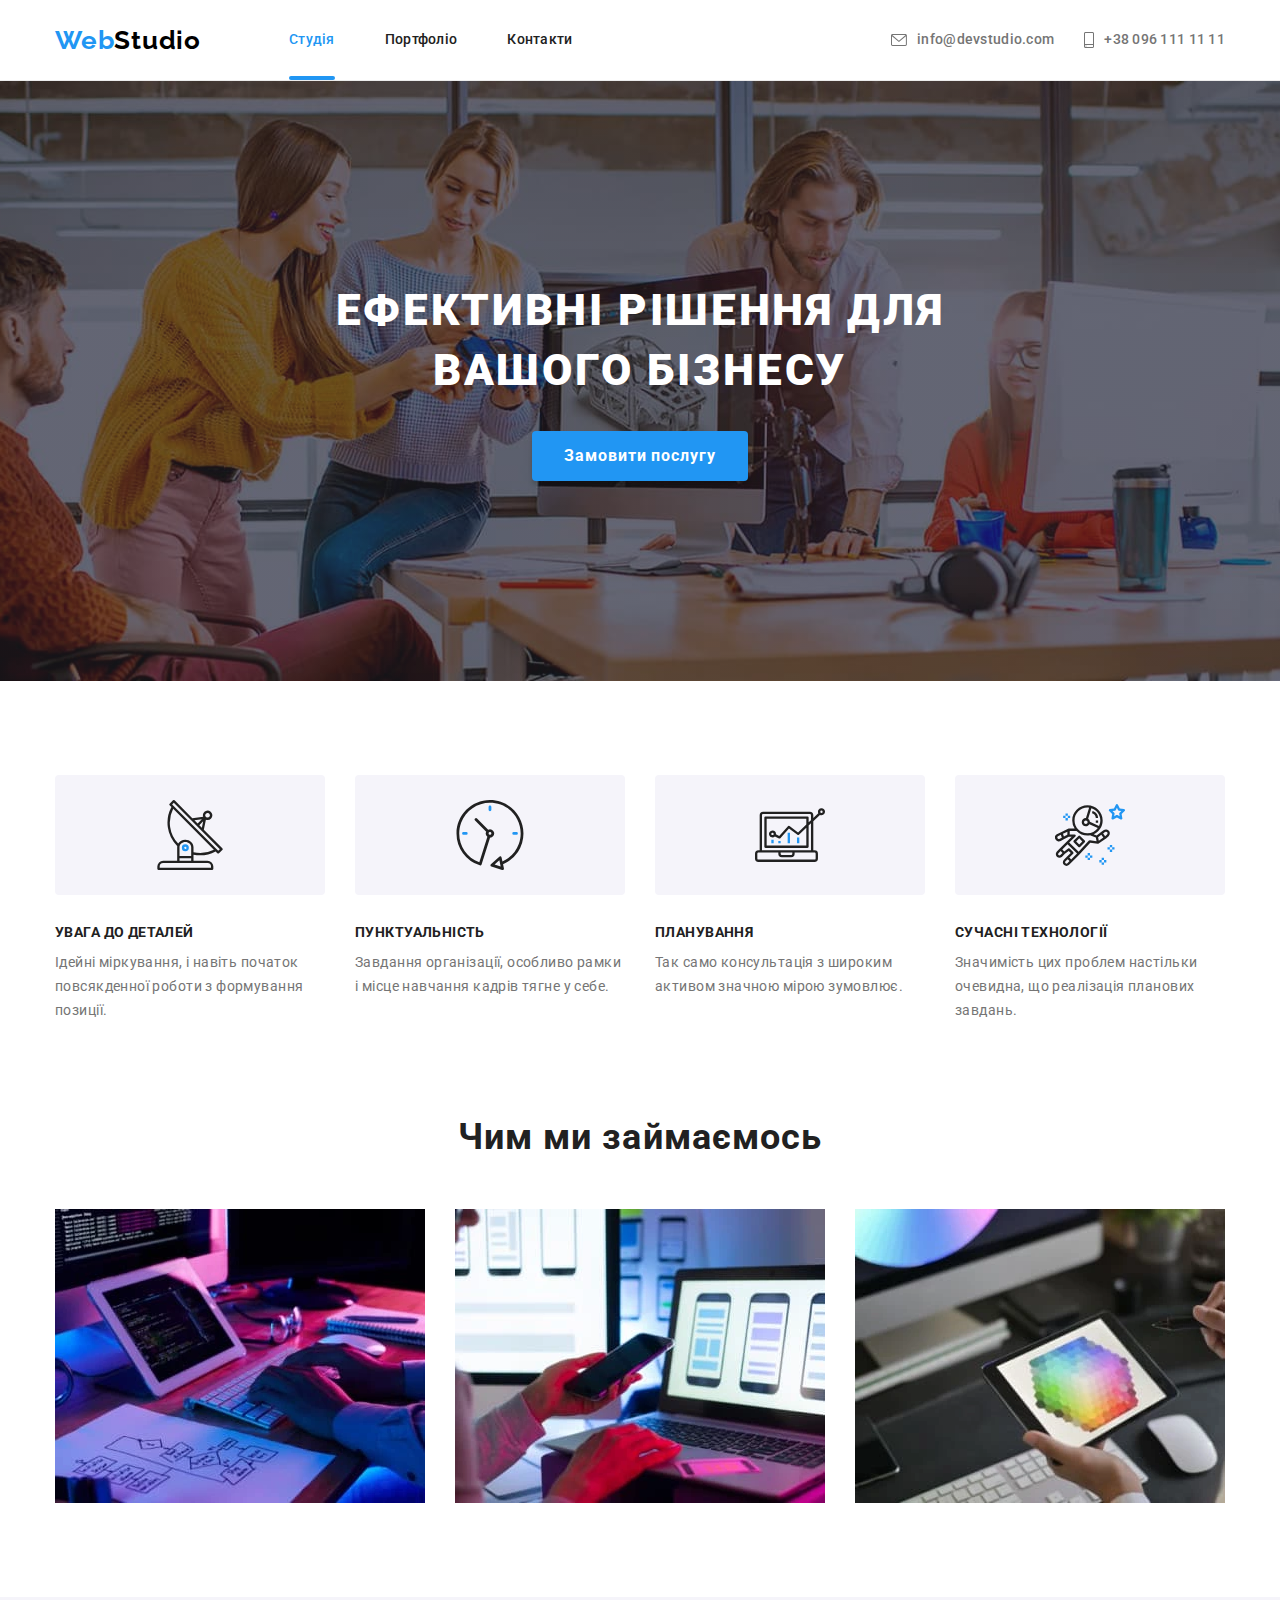
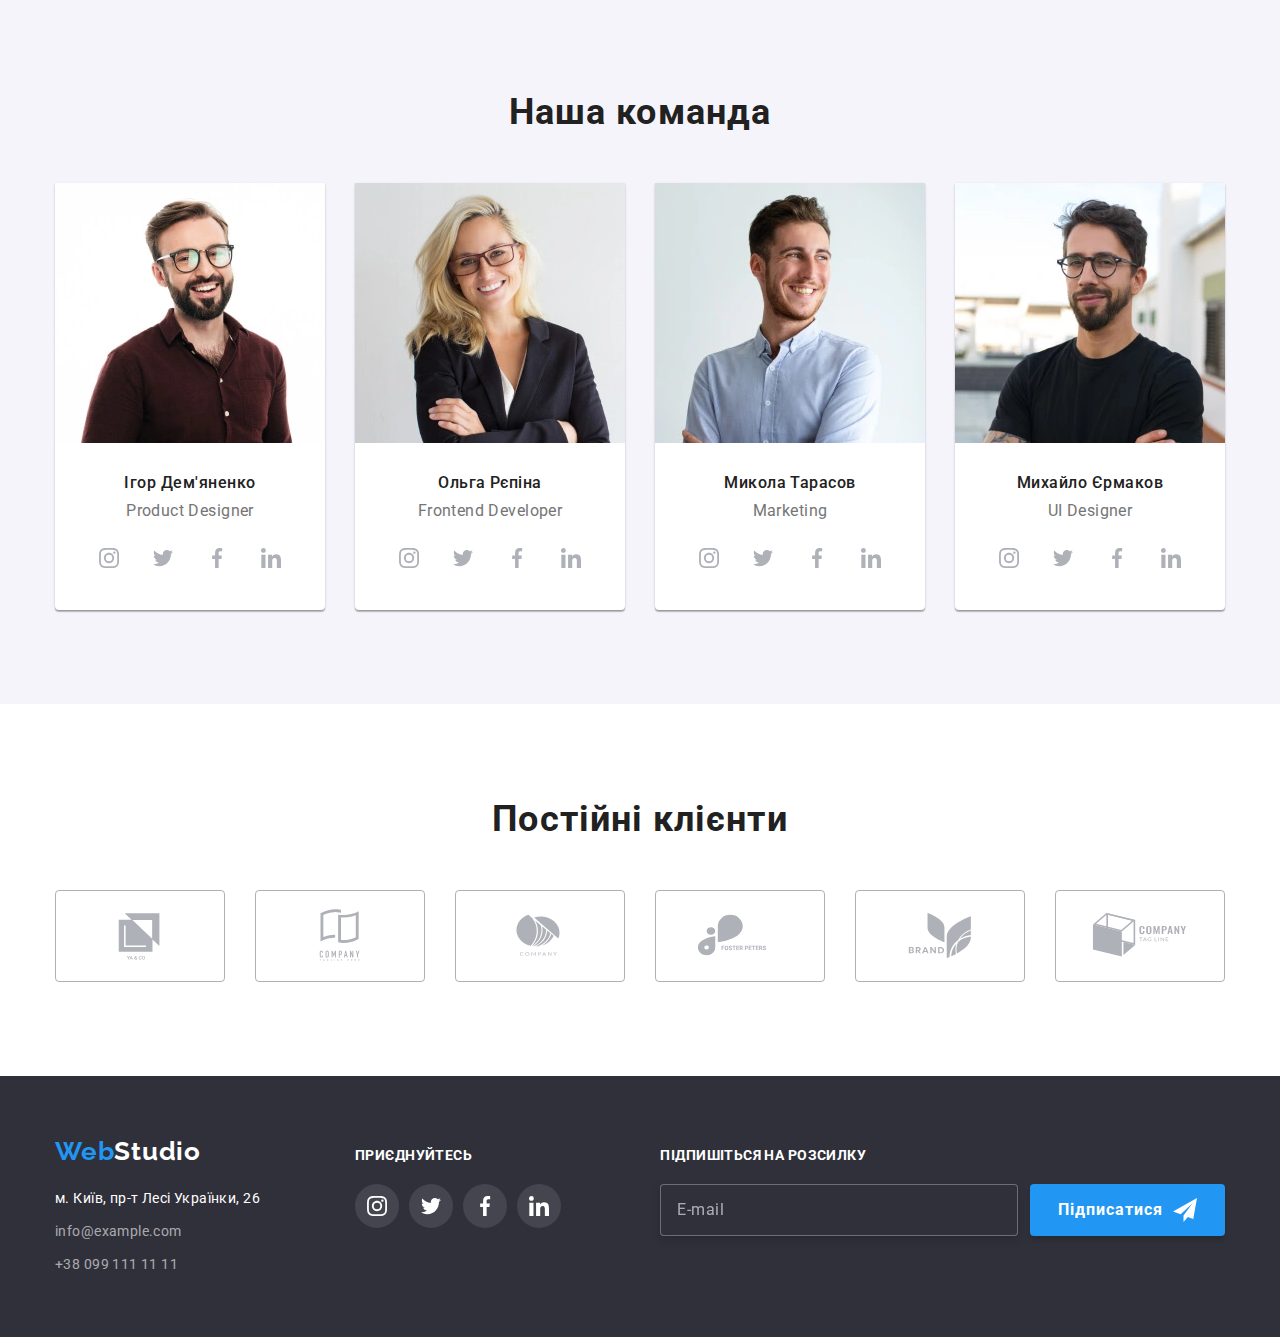
<file: index.html>
<!DOCTYPE html>
<html lang="uk">
  <head>
    <meta charset="UTF-8" />
    <meta http-equiv="X-UA-Compatible" content="IE=edge" />
    <meta name="viewport" content="width=device-width, initial-scale=1.0" />
    <title>Студія</title>
    <link rel="preconnect" href="https://fonts.googleapis.com" />
    <link rel="preconnect" href="https://fonts.gstatic.com" crossorigin />
    <link
      href="https://fonts.googleapis.com/css2?family=Raleway:wght@700&family=Roboto:wght@400;500;700;900&display=swap"
      rel="stylesheet"
    />
    <link
      rel="stylesheet"
      href="https://cdnjs.cloudflare.com/ajax/libs/modern-normalize/1.1.0/modern-normalize.min.css"
    />
    <link rel="stylesheet" href="./css/main.min.css" />
  </head>
  <body>
    <!----------------------------------------------------------------------------------ШАПКА----------------------------------------------------------------->
    <header class="header">
      <div class="header__nav container">
        <nav class="header__nav">
          <a class="header__logo link" lang="en" href="index.html"
            ><span class="web-logo">Web</span>Studio</a
          >
          <ul class="header__list list">
            <li class="header__item">
              <a href="./index.html" class="link current">Студія</a>
            </li>
            <li class="header__item">
              <a href="./portfolio.html" class="link">Портфоліо</a>
            </li>
            <li class="header__item">
              <a href="./contacts.html" class="link">Контакти</a>
            </li>
          </ul>
        </nav>
        <ul class="contact list">
          <li class="contact__item">
            <a lang="en" href="mailto:info@devstudio.com" class="link"
              ><svg class="contact__email" width="16" height="12">
                <use href="./images/icons.svg#icon-envelope"></use></svg
              >info@devstudio.com
            </a>
          </li>
          <li class="contact__item">
            <a href="tel:+380961111111" class="link"
              ><svg class="contact__telephone" width="10" height="16">
                <use href="./images/icons.svg#icon-smartphone"></use>
                </svg>+38 096 111 11 11</a
            >
          </li>
        </ul>
        <button type="button" class="menu-open" data-menu-open>
          <svg class="" width="24" height="16">
          <use href="./images/icons.svg#icon-nav-menu"></use>
        </button>
      </div>
      <div class="menu is-hidden" data-menu>
        <div class="container">
          <div class="mob-menu_top">
        <button type="button" class="menu__close" data-menu-close>
        <svg class="" width="19" height="19">
        <use href="./images/icons.svg#icon-close-menu"></use>
        </button>
        <nav>
          <ul class="menu__list list">
            <li class="menu__item"><a href="./index.html" class="menu__link link current">Студія</a></li>
            <li class="menu__item"><a href="./portfolio.html" class="menu__link link">Портфоліо</a></li>
            <li class="menu__item"><a href="./contacts.html" class="menu__link link">Контакти</a></li>
          </ul>
        </nav>
        </div>
        <ul class="menu__contact list">
          <li><a href="tel:+380961111111" class="contact__tell link"
              >+38 096 111 11 11</a
            ></li>
          <li><a lang="en" href="mailto:info@devstudio.com" class="contact__mail link"
              >info@devstudio.com
            </a>
          </li>
          </ul>
          <ul class="menu__soc list">
            <li class="soc__item"><a href="#" class="link">Instagram</a></li>
            <li class="soc__item"><a href="#" class="link">Twitter</a></li>
            <li class="soc__item"><a href="#" class="link">Facebook</a></li>
            <li class="soc__item"><a href="#" class="link">LinkedIn</a></li>
          </ul>
        </div>
      </div>
    </header>
    <main>
      <!-- ------------------------------------------------------------------------------ГЕРОЙ---------------------------------------------------------------->
      <section class="hero container">
        <h1 class="hero__title">ефективні рішення для вашого бізнесу</h1>
        <button data-modal-open class="button secondary" type="button">
          Замовити послугу
        </button>
      </section>
      <!--------------------------------------------------------------------------ОСОБЕННОСТИ СТУДИИ------------------------------------------------------------------>
      <section class="peculiarities section">
        <div class="container">
          <h2 class="visually-hidden">Особливості студії</h2>
          <ul class="peculiarities__list list">
            <li class="peculiarities__item">
              <div class="peculiarities__box">
                <svg class="peculiarities__icon" width="70" height="70">
                  <use href="./images/icons.svg#icon-antenna"></use>
                </svg>
              </div>
              <h3 class="peculiarities__title">увага до деталей</h3>
              <p class="peculiarities__paragraph">
                Ідейні міркування, і навіть початок повсякденної роботи з
                формування позиції.
              </p>
            </li>
            <li class="peculiarities__item">
              <div class="peculiarities__box">
                <svg class="peculiarities__icon" width="70" height="70">
                  <use href="./images/icons.svg#icon-clock"></use>
                </svg>
              </div>
              <h3 class="peculiarities__title">пунктуальність</h3>
              <p class="peculiarities__paragraph">
                Завдання організації, особливо рамки і місце навчання кадрів
                тягне у себе.
              </p>
            </li>
            <li class="peculiarities__item">
              <div class="peculiarities__box">
                <svg class="peculiarities__icon" width="70" height="70">
                  <use href="./images/icons.svg#icon-diagram"></use>
                </svg>
              </div>
              <h3 class="peculiarities__title">планування</h3>
              <p class="peculiarities__paragraph">
                Так само консультація з широким активом значною мірою зумовлює.
              </p>
            </li>
            <li class="peculiarities__item">
              <div class="peculiarities__box">
                <svg class="peculiarities__icon" width="70" height="70">
                  <use href="./images/icons.svg#icon-astronaut"></use>
                </svg>
              </div>
              <h3 class="peculiarities__title">сучасні технології</h3>
              <p class="peculiarities__paragraph">
                Значимість цих проблем настільки очевидна, що реалізація
                планових завдань.
              </p>
            </li>
          </ul>
        </div>
      </section>
      <!--Чем занимается ВебСтудия-->
      <section class="occupation section">
        <div class="container">
          <h2 class="occupation__title">Чим ми займаємось</h2>
          <ul class="occupation__img list">
            <li class="occupation__item">
              <picture>
                <source
                  srcset="./images/boxa.webp 1x, ./images/boxa-2x.webp 2x"
                  media="(min-width:1200px)"
                  type="image/webp"
                />
                <source
                  srcset="./images/boxa.jpg 1x, ./images/boxa-2x.jpg 2x"
                  media="(min-width:1200px)"
                />
                <img
                  src="./images/boxa.jpg"
                  alt="Приложения для ПК"
                  width="370"
                />
              </picture>
            </li>
            <li class="occupation__item">
              <picture>
                <source
                  srcset="./images/boxb.webp 1x, ./images/boxb-2x.webp 2x"
                  media="(min-width:1200px)"
                  type="image/webp"
                />
                <source
                  srcset="./images/boxb.jpg 1x, ./images/boxb-2x.jpg 2x"
                  media="(min-width:1200px)"
                />
                <img
                  src="./images/boxb.jpg"
                  alt="Мобильные приложения"
                  width="370"
                />
              </picture>
            </li>
            <li class="occupation__item">
              <picture>
                <source
                  srcset="./images/boxc.webp 1x, ./images/boxc-2x.webp 2x"
                  media="(min-width:1200px)"
                  type="image/webp"
                />
                <source
                  srcset="./images/boxc.jpg 1x, ./images/boxc-2x.jpg 2x"
                  media="(min-width:1200px)"
                />
                <img src="./images/boxc.jpg" alt="Дизайн" width="370" />
              </picture>
            </li>
          </ul>
        </div>
      </section>
      <!--------------------------------------------------------------------------------КОМАНДА СТУДИИ------------------------------------------------------------->
      <section class="our-team section">
        <div class="container">
          <h2 class="section-title">Наша команда</h2>
          <ul class="section-team list">
            <li class="item">
              <picture>
                <source
                  srcset="./images/igor.webp 1x, ./images/igor-2x.webp 2x"
                  media="(min-width:1200px)"
                  type="image/webp"
                />
                <source
                  srcset="./images/igor.jpg 1x, ./images/igor-2x.jpg 2x"
                  media="(min-width:1200px)"
                />
                <source
                  srcset="
                    ./images/igor-tab.webp    1x,
                    ./images/igor-tab-2x.webp 2x
                  "
                  media="(min-width:768px)"
                  type="image/webp"
                />
                <source
                  srcset="./images/igor-tab.jpg 1x, ./images/igor-tab-2x.jpg 2x"
                  media="(min-width:768px)"
                />
                <source
                  srcset="
                    ./images/igor-mob.webp    1x,
                    ./images/igor-mob-2x.webp 2x
                  "
                  media="(max-width:767px)"
                  type="image/webp"
                />
                <source
                  srcset="./images/igor-mob.jpg 1x, ./images/igor-mob-2x.jpg 2x"
                  media="(max-width:767px)"
                />
                <img
                  src="./images/igor-mob.jpg"
                  alt="Мужчина в черной рубашке"
                  width="450"
                />
              </picture>

              <div class="profession-title">
                <h3 class="title">Ігор Дем'яненко</h3>
                <p class="profession" lang="en">Product Designer</p>
                <ul class="social list">
                  <li>
                    <a class="social-link link" href="#">
                      <svg class="social-icon" width="20" height="20">
                        <use href="./images/icons.svg#icon-instagram"></use>
                      </svg>
                    </a>
                  </li>
                  <li>
                    <a class="social-link link" href="#">
                      <svg class="social-icon" width="20" height="20">
                        <use href="./images/icons.svg#icon-twitter"></use>
                      </svg>
                    </a>
                  </li>
                  <li>
                    <a class="social-link link" href="#">
                      <svg class="social-icon" width="20" height="20">
                        <use href="./images/icons.svg#icon-facebook"></use>
                      </svg>
                    </a>
                  </li>
                  <li>
                    <a class="social-link link" href="#">
                      <svg class="social-icon" width="20" height="20">
                        <use href="./images/icons.svg#icon-linkedin"></use>
                      </svg>
                    </a>
                  </li>
                </ul>
              </div>
            </li>
            <li class="item">
              <picture>
                <source
                  srcset="./images/olga.webp 1x, ./images/olga-2x.webp 2x"
                  media="(min-width:1200px)"
                  type="image/webp"
                />
                <source
                  srcset="./images/olga.jpg 1x, ./images/olga-2x.jpg 2x"
                  media="(min-width:1200px)"
                />
                <source
                  srcset="
                    ./images/olga-tab.webp    1x,
                    ./images/olga-tab-2x.webp 2x
                  "
                  media="(min-width:768px)"
                  type="image/webp"
                />
                <source
                  srcset="./images/olga-tab.jpg 1x, ./images/olga-tab-2x.jpg 2x"
                  media="(min-width:768px)"
                />
                <source
                  srcset="
                    ./images/olga-mob.webp    1x,
                    ./images/olga-mob-2x.webp 2x
                  "
                  media="(max-width:767px)"
                  type="image/webp"
                />
                <source
                  srcset="./images/olga-mob.jpg 1x, ./images/olga-mob-2x.jpg 2x"
                  media="(max-width:767px)"
                />
                <img
                  src="./images/olga-mob.jpg"
                  alt="Женщина в темно-сером пиджаке"
                  width="450"
                />
              </picture>

              <div class="profession-title">
                <h3 class="title">Ольга Рєпіна</h3>
                <p class="profession" lang="en">Frontend Developer</p>
                <ul class="social list">
                  <li>
                    <a class="social-link link" href="#">
                      <svg class="social-icon" width="20" height="20">
                        <use href="./images/icons.svg#icon-instagram"></use>
                      </svg>
                    </a>
                  </li>
                  <li>
                    <a class="social-link link" href="#">
                      <svg class="social-icon" width="20" height="20">
                        <use href="./images/icons.svg#icon-twitter"></use>
                      </svg>
                    </a>
                  </li>
                  <li>
                    <a class="social-link link" href="#">
                      <svg class="social-icon" width="20" height="20">
                        <use href="./images/icons.svg#icon-facebook"></use>
                      </svg>
                    </a>
                  </li>
                  <li>
                    <a class="social-link link" href="#">
                      <svg class="social-icon" width="20" height="20">
                        <use href="./images/icons.svg#icon-linkedin"></use>
                      </svg>
                    </a>
                  </li>
                </ul>
              </div>
            </li>
            <li class="item">
              <picture>
                <source
                  srcset="
                    ./images/nicholas.webp    1x,
                    ./images/nicholas-2x.webp 2x
                  "
                  media="(min-width:1200px)"
                  type="image/webp"
                />
                <source
                  srcset="./images/nicholas.jpg 1x, ./images/nicholas-2x.jpg 2x"
                  media="(min-width:1200px)"
                />
                <source
                  srcset="
                    ./images/nicholas-tab.webp    1x,
                    ./images/nicholas-tab-2x.webp 2x
                  "
                  media="(min-width:768px)"
                  type="image/webp"
                />
                <source
                  srcset="
                    ./images/nicholas-tab.jpg    1x,
                    ./images/nicholas-tab-2x.jpg 2x
                  "
                  media="(min-width:768px)"
                />
                <source
                  srcset="
                    ./images/nicholas-mob.webp    1x,
                    ./images/nicholas-mob-2x.webp 2x
                  "
                  media="(max-width:767px)"
                  type="image/webp"
                />
                <source
                  srcset="
                    ./images/nicholas-mob.jpg    1x,
                    ./images/nicholas-mob-2x.jpg 2x
                  "
                  media="(max-width:767px)"
                />
                <img
                  src="./images/nicholas-mob.jpg"
                  alt="Мужчина в темно-серой рубашке"
                  width="450"
                />
              </picture>
              <div class="profession-title">
                <h3 class="title">Микола Тарасов</h3>
                <p class="profession" lang="en">Marketing</p>
                <ul class="social list">
                  <li>
                    <a class="social-link link" href="#">
                      <svg class="social-icon" width="20" height="20">
                        <use href="./images/icons.svg#icon-instagram"></use>
                      </svg>
                    </a>
                  </li>
                  <li>
                    <a class="social-link link" href="#">
                      <svg class="social-icon" width="20" height="20">
                        <use href="./images/icons.svg#icon-twitter"></use>
                      </svg>
                    </a>
                  </li>
                  <li>
                    <a class="social-link link" href="#">
                      <svg class="social-icon" width="20" height="20">
                        <use href="./images/icons.svg#icon-facebook"></use>
                      </svg>
                    </a>
                  </li>
                  <li>
                    <a class="social-link link" href="#">
                      <svg class="social-icon" width="20" height="20">
                        <use href="./images/icons.svg#icon-linkedin"></use>
                      </svg>
                    </a>
                  </li>
                </ul>
              </div>
            </li>
            <li class="item">
              <picture>
                <source
                  srcset="./images/michael.webp 1x, ./images/michael-2x.webp 2x"
                  media="(min-width:1200px)"
                  type="image/webp"
                />
                <source
                  srcset="./images/michael.jpg 1x, ./images/michael-2x.jpg 2x"
                  media="(min-width:1200px)"
                />
                <source
                  srcset="
                    ./images/michael-tab.webp    1x,
                    ./images/michael-tab-2x.webp 2x
                  "
                  media="(min-width:768px)"
                  type="image/webp"
                />
                <source
                  srcset="
                    ./images/michael-tab.jpg    1x,
                    ./images/michael-tab-2x.jpg 2x
                  "
                  media="(min-width:768px)"
                />
                <source
                  srcset="
                    ./images/michael-mob.webp    1x,
                    ./images/michael-mob-2x.webp 2x
                  "
                  media="(max-width:767px)"
                  type="image/webp"
                />
                <source
                  srcset="
                    ./images/michael-mob.jpg    1x,
                    ./images/michael-mob-2x.jpg 2x
                  "
                  media="(max-width:767px)"
                />
                <img
                  src="./images/michael-mob.jpg"
                  alt="Мужчина в черной футболке"
                  width="450"
                />
              </picture>

              <div class="profession-title">
                <h3 class="title">Михайло Єрмаков</h3>
                <p class="profession" lang="en">UI Designer</p>
                <ul class="social list">
                  <li>
                    <a class="social-link link" href="#">
                      <svg class="social-icon" width="20" height="20">
                        <use href="./images/icons.svg#icon-instagram"></use>
                      </svg>
                    </a>
                  </li>
                  <li>
                    <a class="social-link link" href="#">
                      <svg class="social-icon" width="20" height="20">
                        <use href="./images/icons.svg#icon-twitter"></use>
                      </svg>
                    </a>
                  </li>
                  <li>
                    <a class="social-link link" href="#">
                      <svg class="social-icon" width="20" height="20">
                        <use href="./images/icons.svg#icon-facebook"></use>
                      </svg>
                    </a>
                  </li>
                  <li>
                    <a class="social-link link" href="#">
                      <svg class="social-icon" width="20" height="20">
                        <use href="./images/icons.svg#icon-linkedin"></use>
                      </svg>
                    </a>
                  </li>
                </ul>
              </div>
            </li>
          </ul>
        </div>
      </section>
      <!----------------------------------------------------------------------ПОСТІЙНІ КЛІЄНТИ--------------------------------------------->
      <section class="customers section">
        <div class="container">
          <h2 class="section-title">Постійні клієнти</h2>
          <ul class="customers-list list">
            <li class="customers-item">
              <a class="customers-link link" href="#">
                <svg class="customers-icon" width="106" height="60">
                  <use href="./images/icons.svg#icon-Logo-one"></use>
                </svg>
              </a>
            </li>
            <li class="customers-item">
              <a class="customers-link link" href="#">
                <svg class="customers-icon" width="106" height="60">
                  <use href="./images/icons.svg#icon-Logo-two"></use>
                </svg>
              </a>
            </li>
            <li class="customers-item">
              <a class="customers-link link" href="#">
                <svg class="customers-icon" width="106" height="60">
                  <use href="./images/icons.svg#icon-Logo-three"></use>
                </svg>
              </a>
            </li>
            <li class="customers-item">
              <a class="customers-link link" href="#">
                <svg class="customers-icon" width="106" height="60">
                  <use href="./images/icons.svg#icon-Logo-four"></use>
                </svg>
              </a>
            </li>
            <li class="customers-item">
              <a class="customers-link link" href="#">
                <svg class="customers-icon" width="106" height="60">
                  <use href="./images/icons.svg#icon-Logo-five"></use>
                </svg>
              </a>
            </li>
            <li class="customers-item">
              <a class="customers-link link" href="#">
                <svg class="customers-icon" width="106" height="60">
                  <use href="./images/icons.svg#icon-Logo-six"></use>
                </svg>
              </a>
            </li>
          </ul>
        </div>
      </section>
    </main>
    <!-------------------------------------------------------------ПОДВАЛ------------------------------------------------------------->
    <footer class="footer">
      <div class="container foot">
        <div class="footer-box-one">
          <a class="footer-logo link" lang="en" href="./index.html"
            ><span class="web-logo">Web</span>Studio</a
          >
          <address class="address">
            <ul class="footer-address list">
              <li>
                <a
                  class="address-text link"
                  href="https://goo.gl/maps/cN53utoA52TAUsTN9"
                  target="_blank"
                  rel="noopening noreferrer nofollow"
                  >м. Київ, пр-т Лесі Українки, 26</a
                >
              </li>
              <li>
                <a
                  class="footer-contact link"
                  lang="en"
                  href="mailto:info@example.com"
                  >info@example.com</a
                >
              </li>
              <li>
                <a class="footer-contact link" href="tel:+380961111111"
                  >+38 099 111 11 11</a
                >
              </li>
            </ul>
          </address>
        </div>
        <div class="footer-box-two">
          <p class="foot-title">приєднуйтесь</p>
          <ul class="social list">
            <li>
              <a class="social-link link" href="#">
                <svg class="social-icon" width="20" height="20">
                  <use href="./images/icons.svg#icon-instagram"></use>
                </svg>
              </a>
            </li>
            <li>
              <a class="social-link link" href="#">
                <svg class="social-icon" width="20" height="20">
                  <use href="./images/icons.svg#icon-twitter"></use>
                </svg>
              </a>
            </li>
            <li>
              <a class="social-link link" href="#">
                <svg class="social-icon" width="20" height="20">
                  <use href="./images/icons.svg#icon-facebook"></use>
                </svg>
              </a>
            </li>
            <li>
              <a class="social-link link" href="#">
                <svg class="social-icon" width="20" height="20">
                  <use href="./images/icons.svg#icon-linkedin"></use>
                </svg>
              </a>
            </li>
          </ul>
        </div>
        <div class="footer-box-three">
          <p class="foot-title">Підпишіться на розсилку</p>
          <form>
            <div class="form-flex">
              <input
                class="foot-email"
                type="email"
                name="email"
                id="email"
                placeholder="E-mail"
                required
              />
              <button class="button secondary" type="submit">
                Підписатися</button
              >
            </div>
          </form>
        </div>
      </div>
    </footer>
    <!--------------------------------------------------------------Модальне вікно--------------------------------------------------------------------------->
    <div class="backdrop is-hidden" data-modal>
      <div class="modal">
        <button data-modal-close type="button" class="button-close">
          <svg class="close-icon" width="18" height="18">
            <use href="./images/icons.svg#icon-close"></use>
          </svg>
        </button>
        <p class="modal-title">Залиште свої дані, ми вам передзвонимо</p>
        <form class="modal-form">
          <label for="user-name">Ім'я</label>
          <div class="input-icon">
            <input
              class="form-input name"
              type="text"
              name="user-name"
              id="user-name"
              placeholder="Семен Семенович"
              title="Семен Семенович"
              required
            />

            <svg class="icon-input" width="18" height="18">
              <use href="./images/icons.svg#icon-person"></use>
            </svg>
            <!-- <p class="error">Поле заповнене невірно</p> -->
          </div>

          <label for="user-tel">Телефон</label>
          <div class="input-icon">
            <input
              class="form-input phone"
              type="tel"
              name="user-tel"
              id="user-tel"
              minlength="13"
              maxlength="13"
              title="+380*********"
              placeholder="+380***********"
              required
            />
            <svg class="icon-input" width="18" height="18">
              <use href="./images/icons.svg#icon-phone"></use>
            </svg>
            <!-- <p class="error">Поле заповнене невірно</p> -->
          </div>

          <label for="user-email">Пошта</label>
          <div class="input-icon">
            <input
              class="form-input email"
              type="email"
              name="user-email"
              id="user-email"
              title="mail@mail"
              placeholder="mail@mail"
              required
            />

            <svg class="icon-input" width="18" height="18">
              <use href="./images/icons.svg#icon-email"></use>
            </svg>
            <!-- <p class="error">Поле заповнене невірно</p> -->
          </div>

          <label for="text-comment">Коментар</label>
          <textarea
            class="form-textarea"
            name="text-comment"
            id="text-comment"
            cols="30"
            rows="10"
            placeholder="Введіть текст"
            title="Поле для вводу коментарія"
          ></textarea>

          <input
            type="checkbox"
            name="user-policy"
            id="user-policy"
            value="true"
            class="input-check visually-hidden"
            required
          />
          <label for="user-policy" class="check-text"
            ><span>
              <svg width="16" height="15" class="check-icon">
                <use href="./images/icons.svg#icon-check"></use>
              </svg>
            </span>
            Погоджуюся з розсилкою та приймаю
            <a class="policy-link" href="#">Умови договору</a></label
          >

          <button class="button secondary" type="submit">Відправити</button>
        </form>
      </div>
    </div>
    <script src="./modal.js"></script>
    <script src="./mobile-menu.js"></script>
  </body>
</html>
</file>
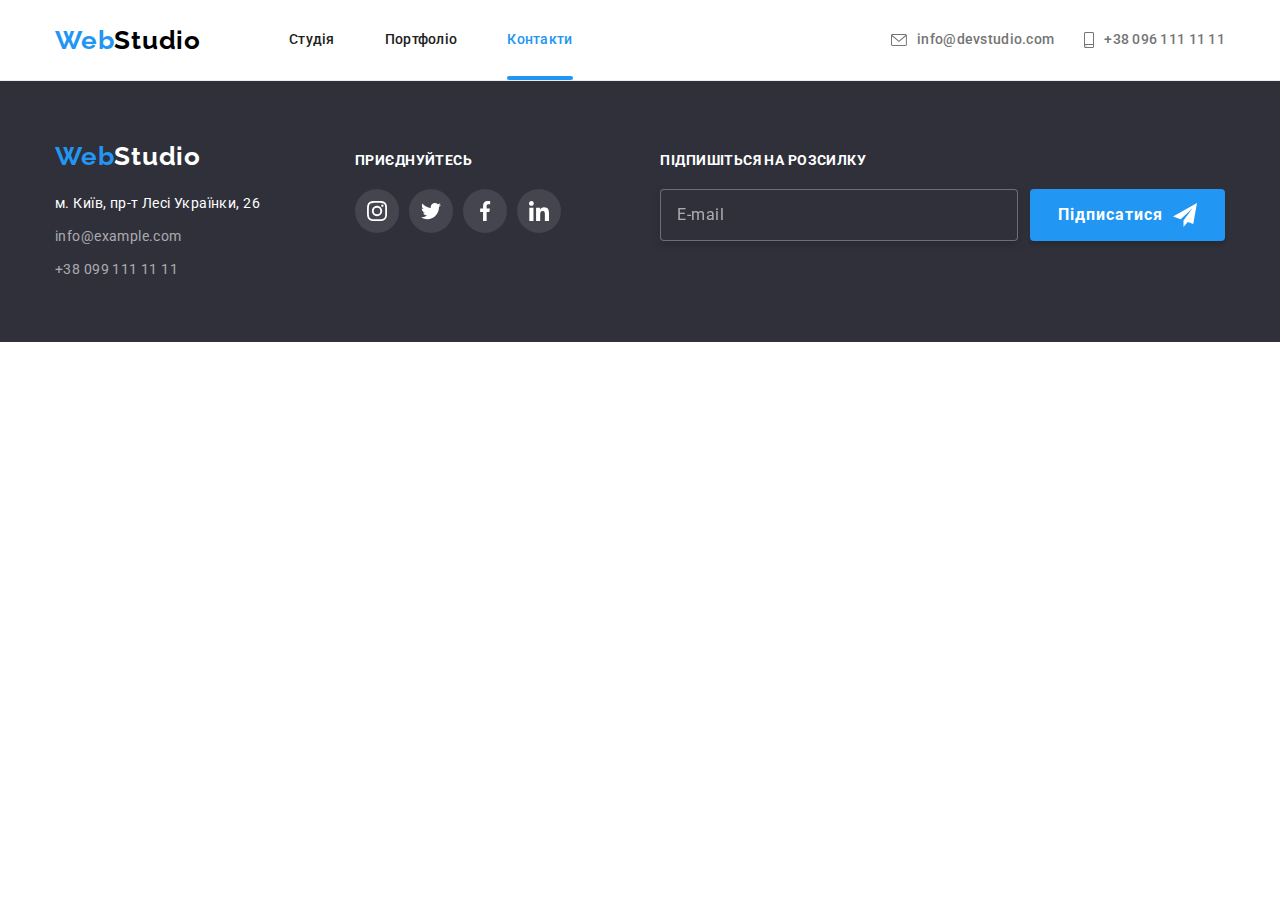
<file: contacts.html>
<!DOCTYPE html>
<html lang="en">
  <head>
    <meta charset="UTF-8" />
    <meta http-equiv="X-UA-Compatible" content="IE=edge" />
    <meta name="viewport" content="width=device-width, initial-scale=1.0" />
    <title>contacts</title>
    <link rel="preconnect" href="https://fonts.googleapis.com" />
    <link rel="preconnect" href="https://fonts.gstatic.com" crossorigin />
    <link
      href="https://fonts.googleapis.com/css2?family=Raleway:wght@700&family=Roboto:wght@400;500;700;900&display=swap"
      rel="stylesheet"
    />
    <link
      rel="stylesheet"
      href="https://cdnjs.cloudflare.com/ajax/libs/modern-normalize/1.1.0/modern-normalize.min.css"
    />
    <link rel="stylesheet" href="./css/main.css" />
  </head>
  <body>
    <header class="header">
      <div class="header__nav container">
        <nav class="header__nav">
          <a class="header__logo link" lang="en" href="index.html"
            ><span class="web-logo">Web</span>Studio</a
          >
          <ul class="header__list list">
            <li class="header__item">
              <a href="./index.html" class="link">Студія</a>
            </li>
            <li class="header__item">
              <a href="./portfolio.html" class="link">Портфоліо</a>
            </li>
            <li class="header__item">
              <a href="./contacts.html" class="link current">Контакти</a>
            </li>
          </ul>
        </nav>
        <ul class="contact list">
          <li class="contact__item">
            <a lang="en" href="mailto:info@devstudio.com" class="link"
              ><svg class="contact__email" width="16" height="12">
                <use href="./images/icons.svg#icon-envelope"></use></svg
              >info@devstudio.com
            </a>
          </li>
          <li class="contact__item">
            <a href="tel:+380961111111" class="link"
              ><svg class="contact__telephone" width="10" height="16">
                <use href="./images/icons.svg#icon-smartphone"></use></svg
              >+38 096 111 11 11</a
            >
          </li>
        </ul>
        <button type="button" class="menu-open" data-menu-open>
          <svg class="" width="24" height="16">
          <use href="./images/icons.svg#icon-nav-menu"></use></button>
      </div>
      <div class="menu is-hidden" data-menu>
        <div class="container">
          <div class="mob-menu_top">
        <button type="button" class="menu__close" data-menu-close>
        <svg class="" width="19" height="19">
        <use href="./images/icons.svg#icon-close-menu"></use>
        </button>
        <nav>
          <ul class="menu__list list">
            <li class="menu__item"><a href="./index.html" class="menu__link link">Студія</a></li>
            <li class="menu__item"><a href="./portfolio.html" class="menu__link link">Портфоліо</a></li>
            <li class="menu__item"><a href="./contacts.html" class="menu__link link current">Контакти</a></li>
          </ul>
        </nav>
        </div>
        <ul class="menu__contact list">
          <li><a href="tel:+380961111111" class="contact__tell link"
              >+38 096 111 11 11</a
            ></li>
          <li><a lang="en" href="mailto:info@devstudio.com" class="contact__mail link"
              >info@devstudio.com
            </a>
          </li>
          </ul>
          <ul class="menu__soc list">
            <li class="soc__item"><a href="#" class="link">Instagram</a></li>
            <li class="soc__item"><a href="#" class="link">Twitter</a></li>
            <li class="soc__item"><a href="#" class="link">Facebook</a></li>
            <li class="soc__item"><a href="#" class="link">LinkedIn</a></li>
          </ul>
        </div>
      </div>
    </header>
    <main></main>
    <footer class="footer">
      <div class="container foot">
        <div class="footer-box-one">
          <a class="footer-logo link" lang="en" href="./index.html"
            ><span class="web-logo">Web</span>Studio</a
          >
          <address class="address">
            <ul class="footer-address list">
              <li>
                <a
                  class="address-text link"
                  href="https://goo.gl/maps/cN53utoA52TAUsTN9"
                  target="_blank"
                  rel="noopening noreferrer nofollow"
                  >м. Київ, пр-т Лесі Українки, 26</a
                >
              </li>
              <li>
                <a
                  class="footer-contact link"
                  lang="en"
                  href="mailto:info@example.com"
                  >info@example.com</a
                >
              </li>
              <li>
                <a class="footer-contact link" href="tel:+380961111111"
                  >+38 099 111 11 11</a
                >
              </li>
            </ul>
          </address>
        </div>
        <div class="footer-box-two">
          <p class="foot-title">приєднуйтесь</p>
          <ul class="social list">
            <li>
              <a class="social-link link" href="#">
                <svg class="social-icon" width="20" height="20">
                  <use href="./images/icons.svg#icon-instagram"></use>
                </svg>
              </a>
            </li>
            <li>
              <a class="social-link link" href="#">
                <svg class="social-icon" width="20" height="20">
                  <use href="./images/icons.svg#icon-twitter"></use>
                </svg>
              </a>
            </li>
            <li>
              <a class="social-link link" href="#">
                <svg class="social-icon" width="20" height="20">
                  <use href="./images/icons.svg#icon-facebook"></use>
                </svg>
              </a>
            </li>
            <li>
              <a class="social-link link" href="#">
                <svg class="social-icon" width="20" height="20">
                  <use href="./images/icons.svg#icon-linkedin"></use>
                </svg>
              </a>
            </li>
          </ul>
        </div>
        <div class="footer-box-three">
          <p class="foot-title">Підпишіться на розсилку</p>
          <form>
            <div class="form-flex">
              <input
                class="foot-email"
                type="email"
                name="email"
                id="email"
                placeholder="E-mail"
                required
              />
              <button class="button secondary" type="submit">
                Підписатися</button
              >
            </div>
          </form>
        </div>
      </div>
    </footer>
    <script src="./mobile-menu.js"></script>
  </body>
</html>
</file>
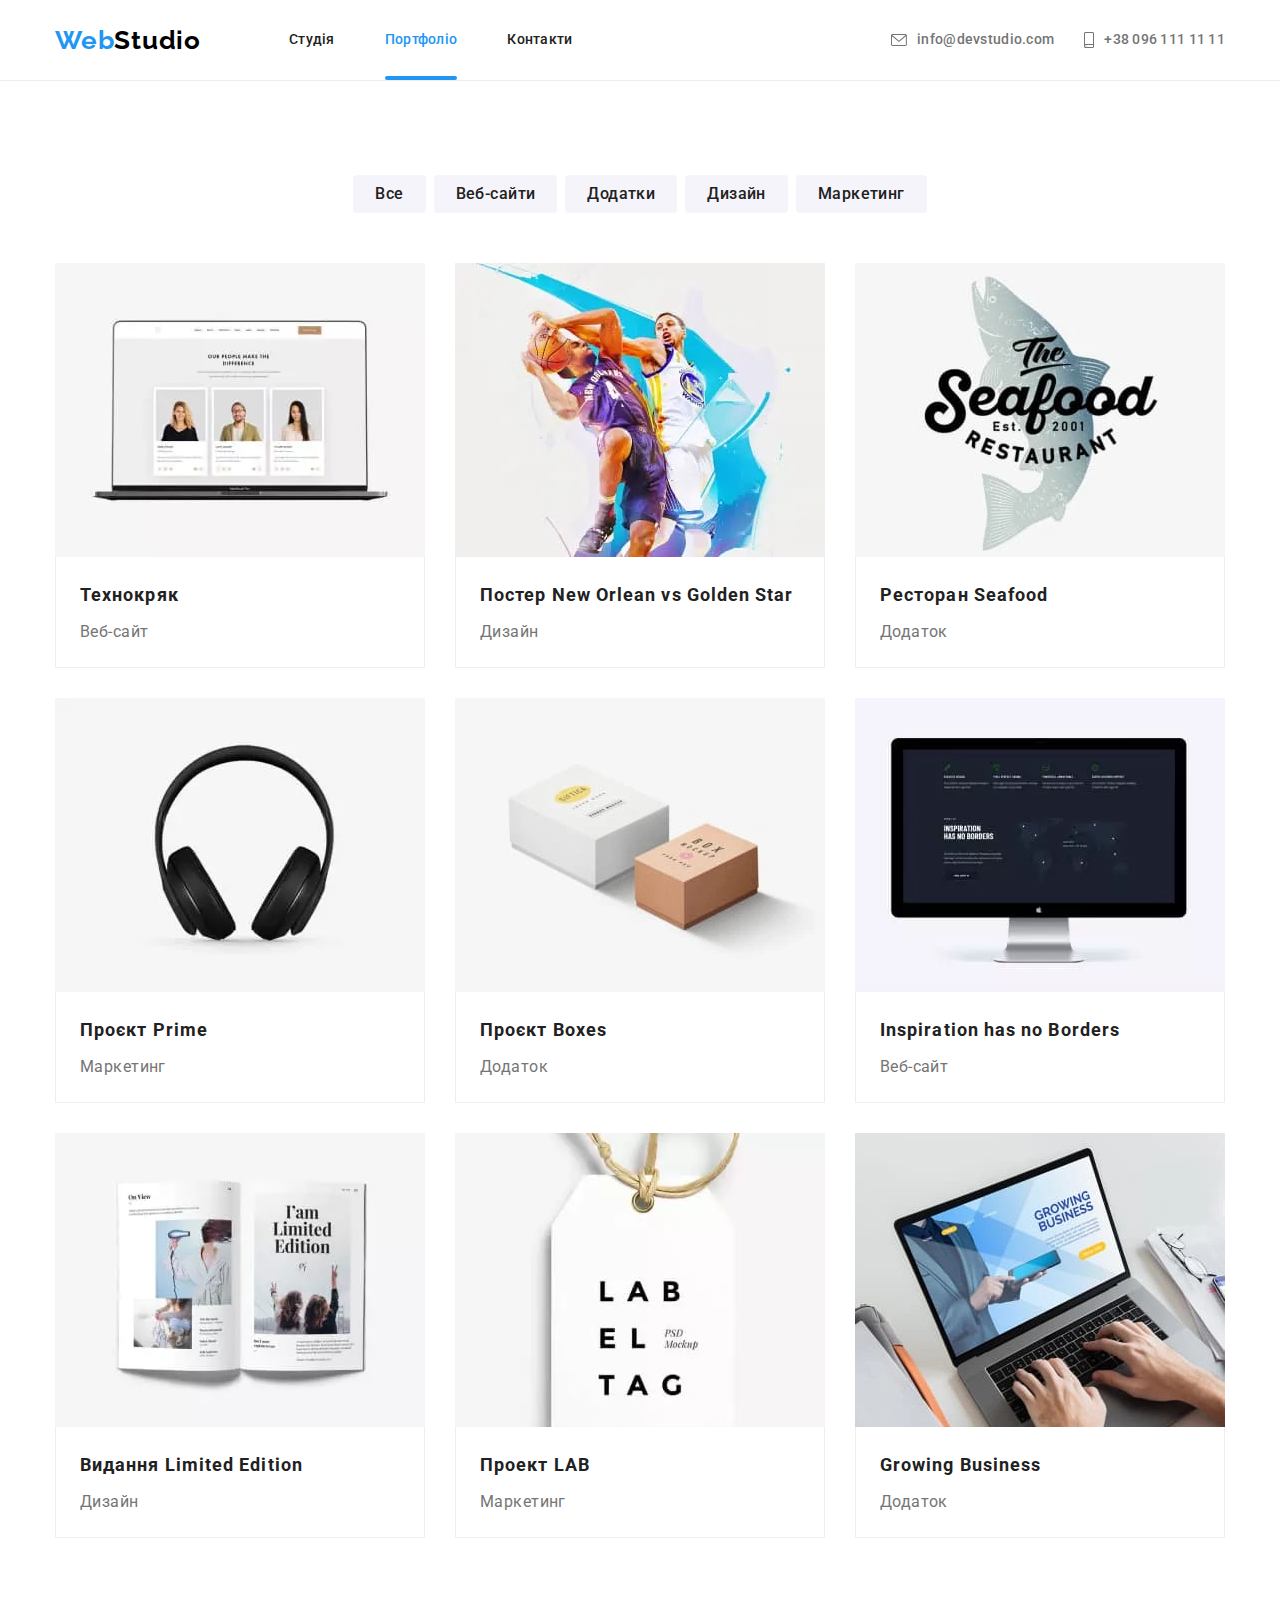
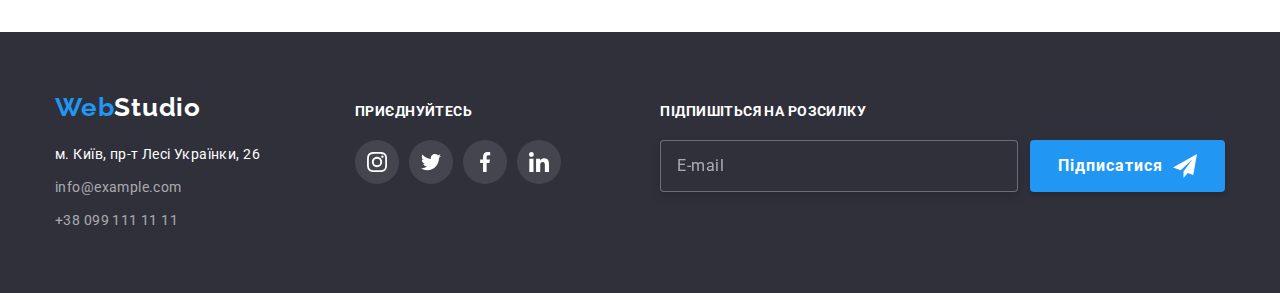
<file: portfolio.html>
<!DOCTYPE html>
<html lang="uk">
  <head>
    <meta charset="UTF-8" />
    <meta http-equiv="X-UA-Compatible" content="IE=edge" />
    <meta name="viewport" content="width=device-width, initial-scale=1.0" />
    <title>Портфоліо</title>
    <link rel="preconnect" href="https://fonts.googleapis.com" />
    <link rel="preconnect" href="https://fonts.gstatic.com" crossorigin />
    <link
      href="https://fonts.googleapis.com/css2?family=Raleway:wght@700&family=Roboto:wght@400;500;700;900&display=swap"
      rel="stylesheet"
    />
    <link
      rel="stylesheet"
      href="https://cdnjs.cloudflare.com/ajax/libs/modern-normalize/1.1.0/modern-normalize.min.css"
    />
    <link rel="stylesheet" href="./css/main.min.css" />
  </head>
  <body>
    <!--Шапка-->
    <header class="header">
      <div class="header__nav container">
        <nav class="header__nav">
          <a class="header__logo link" lang="en" href="index.html"
            ><span class="web-logo">Web</span>Studio</a
          >
          <ul class="header__list list">
            <li class="header__item">
              <a href="./index.html" class="link">Студія</a>
            </li>
            <li class="header__item">
              <a href="./portfolio.html" class="link current">Портфоліо</a>
            </li>
            <li class="header__item">
              <a href="./contacts.html" class="link">Контакти</a>
            </li>
          </ul>
        </nav>
        <ul class="contact list">
          <li class="contact__item">
            <a lang="en" href="mailto:info@devstudio.com" class="link"
              ><svg class="contact__email" width="16" height="12">
                <use href="./images/icons.svg#icon-envelope"></use></svg
              >info@devstudio.com
            </a>
          </li>
          <li class="contact__item">
            <a href="tel:+380961111111" class="link"
              ><svg class="contact__telephone" width="10" height="16">
                <use href="./images/icons.svg#icon-smartphone"></use></svg
              >+38 096 111 11 11</a
            >
          </li>
        </ul>
        <button type="button" class="menu-open" data-menu-open>
          <svg width="24" height="16">
          <use href="./images/icons.svg#icon-nav-menu"></use>
        </button>
      </div>
      <div class="menu is-hidden" data-menu>
        <div class="container">
          <div class="mob-menu_top">
        <button type="button" class="menu__close" data-menu-close>
        <svg width="19" height="19">
        <use href="./images/icons.svg#icon-close-menu"></use>
        </button>
        <nav>
          <ul class="menu__list list">
            <li class="menu__item"><a href="./index.html" class="menu__link link">Студія</a></li>
            <li class="menu__item"><a href="./portfolio.html" class="menu__link link current">Портфоліо</a></li>
            <li class="menu__item"><a href="./contacts.html" class="menu__link link">Контакти</a></li>
          </ul>
        </nav>
        </div>
        <ul class="menu__contact list">
          <li><a href="tel:+380961111111" class="contact__tell link"
              >+38 096 111 11 11</a
            ></li>
          <li><a lang="en" href="mailto:info@devstudio.com" class="contact__mail link"
              >info@devstudio.com
            </a>
          </li>
          </ul>
          <ul class="menu__soc list">
            <li class="soc__item"><a href="#" class="link">Instagram</a></li>
            <li class="soc__item"><a href="#" class="link">Twitter</a></li>
            <li class="soc__item"><a href="#" class="link">Facebook</a></li>
            <li class="soc__item"><a href="#" class="link">LinkedIn</a></li>
          </ul>
        </div>
      </div>
    </header>
    <main>
      <!--Фильтры-->
      <section class="portfolio section">
        <div class="container">
          <h1 class="visually-hidden">Портфоліо</h1>
          <ul class="portfolio__filter list">
            <li class="item">
              <button class="button primary" type="button">Все</button>
            </li>
            <li class="item">
              <button class="button primary" type="button">Веб-сайти</button>
            </li>
            <li class="item">
              <button class="button primary" type="button">Додатки</button>
            </li>
            <li class="item">
              <button class="button primary" type="button">Дизайн</button>
            </li>
            <li class="item">
              <button class="button primary" type="button">Маркетинг</button>
            </li>
          </ul>
          <ul class="portfolio__list list">
            <li class="portfolio-item item">
              <a class="portfolio-link link" href="./portfolio.html">
                <div class="text-hover">
                  <picture>
                <source
                  srcset="./images/weba.webp 1x, ./images/weba-2x.webp 2x"
                  media="(min-width:1200px)"
                  type="image/webp"
                />
                <source
                  srcset="./images/weba.jpg 1x, ./images/weba-2x.jpg 2x"
                  media="(min-width:1200px)"
                />
                <source
                  srcset="
                    ./images/weba-tab.webp    1x,
                    ./images/weba-tab-2x.webp 2x
                  "
                  media="(min-width:768px)"
                  type="image/webp"
                />
                <source
                  srcset="./images/weba-tab.jpg 1x, ./images/weba-tab-2x.jpg 2x"
                  media="(min-width:768px)"
                />
                <source
                  srcset="
                    ./images/weba-mob.webp    1x,
                    ./images/weba-mob-2x.webp 2x
                  "
                  media="(max-width:767px)"
                  type="image/webp"
                />
                <source
                  srcset="./images/weba-mob.jpg 1x, ./images/weba-mob-2x.jpg 2x"
                  media="(max-width:767px)"
                />
                <img
                    src="./images/weba-mob.jpg"
                    alt="приклад вебсайта"
                    width="450"
                  />
              </picture>
                  
                  <p class="position-text"
                    >Ресурс пропонує комплексні пропозиції з різним рівнем
                    функціоналу та сервісів. Все це дозволить відвідувачу
                    отримати вичерпні відомості про компанію чи приватну особу.
                  </p>
                </div>

                <div class="portfolio-description">
                  <h2 class="portfolio-title">Технокряк</h2>
                  <p class="portfolio-paragraph">Веб-сайт</p>
                </div>
              </a>
            </li>
            <li class="portfolio-item item">
              <a class="portfolio-link link" href="./portfolio.html">
                <div class="text-hover">
                  <picture>
                <source
                  srcset="./images/designa.webp 1x, ./images/designa-2x.webp 2x"
                  media="(min-width:1200px)"
                  type="image/webp"
                />
                <source
                  srcset="./images/designa.jpg 1x, ./images/designa-2x.jpg 2x"
                  media="(min-width:1200px)"
                />
                <source
                  srcset="
                    ./images/designa-tab.webp    1x,
                    ./images/designa-tab-2x.webp 2x
                  "
                  media="(min-width:768px)"
                  type="image/webp"
                />
                <source
                  srcset="./images/designa-tab.jpg 1x, ./images/designa-tab-2x.jpg 2x"
                  media="(min-width:768px)"
                />
                <source
                  srcset="
                    ./images/designa-mob.webp    1x,
                    ./images/designa-mob-2x.webp 2x
                  "
                  media="(max-width:767px)"
                  type="image/webp"
                />
                <source
                  srcset="./images/designa-mob.jpg 1x, ./images/designa-mob-2x.jpg 2x"
                  media="(max-width:767px)"
                />
                <img
                    src="./images/designa-mob.jpg"
                    alt="приклад дизайна"
                    width="450"
                  />
              </picture>
                  
                  <p class="position-text"
                    >Ресурс пропонує комплексні пропозиції з різним рівнем
                    функціоналу та сервісів. Все це дозволить відвідувачу
                    отримати вичерпні відомості про компанію чи приватну особу.
                  </p>
                </div>
                <div class="portfolio-description">
                  <h2 class="portfolio-title">
                    Постер <span lang="en">New Orlean vs Golden Star</span>
                  </h2>
                  <p class="portfolio-paragraph">Дизайн</p>
                </div>
              </a>
            </li>
            <li class="portfolio-item item">
              <a class="portfolio-link link" href="./portfolio.html">
                <div class="text-hover">
                  <picture>
                <source
                  srcset="./images/applicationa.webp 1x, ./images/applicationa-2x.webp 2x"
                  media="(min-width:1200px)"
                  type="image/webp"
                />
                <source
                  srcset="./images/applicationa.jpg 1x, ./images/applicationa-2x.jpg 2x"
                  media="(min-width:1200px)"
                />
                <source
                  srcset="
                    ./images/applicationa-tab.webp    1x,
                    ./images/applicationa-tab-2x.webp 2x
                  "
                  media="(min-width:768px)"
                  type="image/webp"
                />
                <source
                  srcset="./images/applicationa-tab.jpg 1x, ./images/applicationa-tab-2x.jpg 2x"
                  media="(min-width:768px)"
                />
                <source
                  srcset="
                    ./images/applicationa-mob.webp    1x,
                    ./images/applicationa-mob-2x.webp 2x
                  "
                  media="(max-width:767px)"
                  type="image/webp"
                />
                <source
                  srcset="./images/applicationa-mob.jpg 1x, ./images/applicationa-mob-2x.jpg 2x"
                  media="(max-width:767px)"
                />
                <img
                    src="./images/applicationa-mob.jpg"
                    alt="приклад додатку"
                    width="450"
                  />
              </picture>
                  
                  <p class="position-text"
                    >Ресурс пропонує комплексні пропозиції з різним рівнем
                    функціоналу та сервісів. Все це дозволить відвідувачу
                    отримати вичерпні відомості про компанію чи приватну особу.
                  </p>
                </div>
                <div class="portfolio-description">
                  <h2 class="portfolio-title">
                    Ресторан <span lang="en">Seafood</span>
                  </h2>
                  <p class="portfolio-paragraph">Додаток</p>
                </div></a
              >
            </li>
            <li class="portfolio-item item">
              <a class="portfolio-link link" href="./portfolio.html">
                <div class="text-hover">
                  <picture>
                <source
                  srcset="./images/marketinga.webp 1x, ./images/marketinga-2x.webp 2x"
                  media="(min-width:1200px)"
                  type="image/webp"
                />
                <source
                  srcset="./images/marketinga.jpg 1x, ./images/marketinga-2x.jpg 2x"
                  media="(min-width:1200px)"
                />
                <source
                  srcset="
                    ./images/marketinga-tab.webp    1x,
                    ./images/marketinga-tab-2x.webp 2x
                  "
                  media="(min-width:768px)"
                  type="image/webp"
                />
                <source
                  srcset="./images/marketinga-tab.jpg 1x, ./images/marketinga-tab-2x.jpg 2x"
                  media="(min-width:768px)"
                />
                <source
                  srcset="
                    ./images/marketinga-mob.webp    1x,
                    ./images/marketinga-mob-2x.webp 2x
                  "
                  media="(max-width:767px)"
                  type="image/webp"
                />
                <source
                  srcset="./images/marketinga-mob.jpg 1x, ./images/marketinga-mob-2x.jpg 2x"
                  media="(max-width:767px)"
                />
                <img
                    src="./images/marketinga-mob.jpg"
                    alt="приклад маркетинга"
                    width="350"
                  />
              </picture>
                  
                  <p class="position-text"
                    >Ресурс пропонує комплексні пропозиції з різним рівнем
                    функціоналу та сервісів. Все це дозволить відвідувачу
                    отримати вичерпні відомості про компанію чи приватну особу.
                  </p>
                </div>
                <div class="portfolio-description">
                  <h2 class="portfolio-title">
                    Проєкт <span lang="en">Prime</span>
                  </h2>
                  <p class="portfolio-paragraph">Маркетинг</p>
                </div></a
              >
            </li>
            <li class="portfolio-item item">
              <a class="portfolio-link link" href="./portfolio.html">
                <div class="text-hover">
                  <picture>
                <source
                  srcset="./images/applicationb.webp 1x, ./images/applicationb-2x.webp 2x"
                  media="(min-width:1200px)"
                  type="image/webp"
                />
                <source
                  srcset="./images/applicationb.jpg 1x, ./images/applicationb-2x.jpg 2x"
                  media="(min-width:1200px)"
                />
                <source
                  srcset="
                    ./images/applicationb-tab.webp    1x,
                    ./images/applicationb-tab-2x.webp 2x
                  "
                  media="(min-width:768px)"
                  type="image/webp"
                />
                <source
                  srcset="./images/applicationb-tab.jpg 1x, ./images/applicationb-tab-2x.jpg 2x"
                  media="(min-width:768px)"
                />
                <source
                  srcset="
                    ./images/applicationb-mob.webp    1x,
                    ./images/applicationb-mob-2x.webp 2x
                  "
                  media="(max-width:767px)"
                  type="image/webp"
                />
                <source
                  srcset="./images/applicationb-mob.jpg 1x, ./images/applicationb-mob-2x.jpg 2x"
                  media="(max-width:767px)"
                />
                <img
                    src="./images/applicationb-mob.jpg"
                    alt="приклад додатку"
                    width="450"
                  />
              </picture>
                  
                  <p class="position-text"
                    >Ресурс пропонує комплексні пропозиції з різним рівнем
                    функціоналу та сервісів. Все це дозволить відвідувачу
                    отримати вичерпні відомості про компанію чи приватну особу.
                  </p>
                </div>
                <div class="portfolio-description">
                  <h2 class="portfolio-title">
                    Проєкт <span lang="en">Boxes</span>
                  </h2>
                  <p class="portfolio-paragraph">Додаток</p>
                </div></a
              >
            </li>
            <li class="portfolio-item item">
              <a class="portfolio-link link" href="./portfolio.html">
                <div class="text-hover">
                  <picture>
                <source
                  srcset="./images/webb.webp 1x, ./images/webb-2x.webp 2x"
                  media="(min-width:1200px)"
                  type="image/webp"
                />
                <source
                  srcset="./images/webb.jpg 1x, ./images/webb-2x.jpg 2x"
                  media="(min-width:1200px)"
                />
                <source
                  srcset="
                    ./images/webb-tab.webp    1x,
                    ./images/webb-tab-2x.webp 2x
                  "
                  media="(min-width:768px)"
                  type="image/webp"
                />
                <source
                  srcset="./images/webb-tab.jpg 1x, ./images/webb-tab-2x.jpg 2x"
                  media="(min-width:768px)"
                />
                <source
                  srcset="
                    ./images/webb-mob.webp    1x,
                    ./images/webb-mob-2x.webp 2x
                  "
                  media="(max-width:767px)"
                  type="image/webp"
                />
                <source
                  srcset="./images/webb-mob.jpg 1x, ./images/webb-mob-2x.jpg 2x"
                  media="(max-width:767px)"
                />
                <img
                    src="./images/webb-mob.jpg"
                    alt="приклад вебсайта"
                    width="450"
                  />
              </picture>
                  
                  <p class="position-text"
                    >Ресурс пропонує комплексні пропозиції з різним рівнем
                    функціоналу та сервісів. Все це дозволить відвідувачу
                    отримати вичерпні відомості про компанію чи приватну особу.
                  </p>
                </div>
                <div class="portfolio-description">
                  <h2 lang="en" class="portfolio-title">
                    Inspiration has no Borders
                  </h2>
                  <p class="portfolio-paragraph">Веб-сайт</p>
                </div></a
              >
            </li>
            <li class="portfolio-item item">
              <a class="portfolio-link link" href="./portfolio.html">
                <div class="text-hover">
                  <picture>
                <source
                  srcset="./images/designb.webp 1x, ./images/designb-2x.webp 2x"
                  media="(min-width:1200px)"
                  type="image/webp"
                />
                <source
                  srcset="./images/designb.jpg 1x, ./images/designb-2x.jpg 2x"
                  media="(min-width:1200px)"
                />
                <source
                  srcset="
                    ./images/designb-tab.webp    1x,
                    ./images/designb-tab-2x.webp 2x
                  "
                  media="(min-width:768px)"
                  type="image/webp"
                />
                <source
                  srcset="./images/designb-tab.jpg 1x, ./images/designb-tab-2x.jpg 2x"
                  media="(min-width:768px)"
                />
                <source
                  srcset="
                    ./images/designb-mob.webp    1x,
                    ./images/designb-mob-2x.webp 2x
                  "
                  media="(max-width:767px)"
                  type="image/webp"
                />
                <source
                  srcset="./images/designb-mob.jpg 1x, ./images/designb-mob-2x.jpg 2x"
                  media="(max-width:767px)"
                />
                <img
                    src="./images/designb-mob.jpg"
                    alt="приклад дизайна"
                    width="450"
                  />
              </picture>
                  
                  <p class="position-text"
                    >Ресурс пропонує комплексні пропозиції з різним рівнем
                    функціоналу та сервісів. Все це дозволить відвідувачу
                    отримати вичерпні відомості про компанію чи приватну особу.
                  </p>
                </div>
                <div class="portfolio-description">
                  <h2 class="portfolio-title">
                    Видання <span lang="en">Limited Edition</span>
                  </h2>
                  <p class="portfolio-paragraph">Дизайн</p>
                </div></a
              >
            </li>
            <li class="portfolio-item item">
              <a class="portfolio-link link" href="./portfolio.html">
                <div class="text-hover">
                  <picture>
                <source
                  srcset="./images/marketingb.webp 1x, ./images/marketingb-2x.webp 2x"
                  media="(min-width:1200px)"
                  type="image/webp"
                />
                <source
                  srcset="./images/marketingb.jpg 1x, ./images/marketingb-2x.jpg 2x"
                  media="(min-width:1200px)"
                />
                <source
                  srcset="
                    ./images/marketingb-tab.webp    1x,
                    ./images/marketingb-tab-2x.webp 2x
                  "
                  media="(min-width:768px)"
                  type="image/webp"
                />
                <source
                  srcset="./images/marketingb-tab.jpg 1x, ./images/marketingb-tab-2x.jpg 2x"
                  media="(min-width:768px)"
                />
                <source
                  srcset="
                    ./images/marketingb-mob.webp    1x,
                    ./images/marketingb-mob-2x.webp 2x
                  "
                  media="(max-width:767px)"
                  type="image/webp"
                />
                <source
                  srcset="./images/marketingb-mob.jpg 1x, ./images/marketingb-mob-2x.jpg 2x"
                  media="(max-width:767px)"
                />
                <img
                    src="./images/marketingb.jpg"
                    alt="приклад маркетинга"
                    width="450"
                  />
              </picture>
                  
                  <p class="position-text"
                    >Ресурс пропонує комплексні пропозиції з різним рівнем
                    функціоналу та сервісів. Все це дозволить відвідувачу
                    отримати вичерпні відомості про компанію чи приватну особу.
                  </p>
                </div>
                <div class="portfolio-description">
                  <h2 lang="ru" class="portfolio-title">
                    Проект <span lang="en">LAB</span>
                  </h2>
                  <p class="portfolio-paragraph">Маркетинг</p>
                </div></a
              >
            </li>
            <li class="portfolio-item item">
              <a class="portfolio-link link" href="./portfolio.html">
                <div class="text-hover">
                  <picture>
                <source
                  srcset="./images/applicationc.webp 1x, ./images/applicationc-2x.webp 2x"
                  media="(min-width:1200px)"
                  type="image/webp"
                />
                <source
                  srcset="./images/applicationc.jpg 1x, ./images/applicationc-2x.jpg 2x"
                  media="(min-width:1200px)"
                />
                <source
                  srcset="
                    ./images/applicationc-tab.webp    1x,
                    ./images/applicationc-tab-2x.webp 2x
                  "
                  media="(min-width:768px)"
                  type="image/webp"
                />
                <source
                  srcset="./images/applicationc-tab.jpg 1x, ./images/applicationc-tab-2x.jpg 2x"
                  media="(min-width:768px)"
                />
                <source
                  srcset="
                    ./images/applicationc-mob.webp    1x,
                    ./images/applicationc-mob-2x.webp 2x
                  "
                  media="(max-width:767px)"
                  type="image/webp"
                />
                <source
                  srcset="./images/applicationc-mob.jpg 1x, ./images/applicationc-mob-2x.jpg 2x"
                  media="(max-width:767px)"
                />
                <img
                    src="./images/applicationc-mob.jpg"
                    alt="приклад додатку"
                    width="450"
                  />
              </picture>
                  
                  <p class="position-text"
                    >Ресурс пропонує комплексні пропозиції з різним рівнем
                    функціоналу та сервісів. Все це дозволить відвідувачу
                    отримати вичерпні відомості про компанію чи приватну особу.
                  </p>
                </div>
                <div class="portfolio-description">
                  <h2 lang="en" class="portfolio-title">Growing Business</h2>
                  <p class="portfolio-paragraph">Додаток</p>
                </div></a
              >
            </li>
          </ul>
        </div>
      </section>
    </main>
    <!-- подвал -->
    <footer class="footer">
      <div class="container foot">
        <div class="footer-box-one">
          <a class="footer-logo link" lang="en" href="./index.html"
            ><span class="web-logo">Web</span>Studio</a
          >
          <address class="address">
            <ul class="footer-address list">
              <li>
                <a
                  class="address-text link"
                  href="https://goo.gl/maps/cN53utoA52TAUsTN9"
                  target="_blank"
                  rel="noopening noreferrer nofollow"
                  >м. Київ, пр-т Лесі Українки, 26</a
                >
              </li>
              <li>
                <a
                  class="footer-contact link"
                  lang="en"
                  href="mailto:info@example.com"
                  >info@example.com</a
                >
              </li>
              <li>
                <a class="footer-contact link" href="tel:+380961111111"
                  >+38 099 111 11 11</a
                >
              </li>
            </ul>
          </address>
        </div>
        <div class="footer-box-two">
          <p class="foot-title">приєднуйтесь</p>
          <ul class="social list">
            <li>
              <a class="social-link link" href="#">
                <svg class="social-icon" width="20" height="20">
                  <use href="./images/icons.svg#icon-instagram"></use>
                </svg>
              </a>
            </li>
            <li>
              <a class="social-link link" href="#">
                <svg class="social-icon" width="20" height="20">
                  <use href="./images/icons.svg#icon-twitter"></use>
                </svg>
              </a>
            </li>
            <li>
              <a class="social-link link" href="#">
                <svg class="social-icon" width="20" height="20">
                  <use href="./images/icons.svg#icon-facebook"></use>
                </svg>
              </a>
            </li>
            <li>
              <a class="social-link link" href="#">
                <svg class="social-icon" width="20" height="20">
                  <use href="./images/icons.svg#icon-linkedin"></use>
                </svg>
              </a>
            </li>
          </ul>
        </div>
        <div class="footer-box-three">
          <p class="foot-title">Підпишіться на розсилку</p>
          <form>
            <div class="form-flex">
              <input
                class="foot-email"
                type="email"
                name="email"
                id="email"
                placeholder="E-mail"
                required
              />
              <button class="button secondary" type="submit">
                Підписатися</button
              >
            </div>
          </form>
        </div>
      </div>
    </footer>
    <script src="./mobile-menu.js"></script>
  </body>
</html>
</file>
<file: css/main.css>
:root {
  --primary-text-color: #757575;
  --title-text-color: #212121;
  --accent-color: #2196f3;
  --hero-container-background-color: #c4c4c4;
  --hero-title-color: #ffffff;
  --footer-background-color: #2f303a;
  --body-and-our-team-background-color: #ffffff;
  --footer-logo-collor: #ffffff;
  --button-primary-color: #ffffff;
  --background-our-team-color: #f5f4fa;
  --logo-studio-in-header-collor: #000000;
  --mail-and-tell-collor: rgba(255, 255, 255, 0.6);
  --address-collor: #ffffff;
  --border-header-collor: #ececec;
  --border-portfolio-color: #eeeeee;
  --hover-focus-button-secondary-collor: #188ce8;
  --shadow-footer-logo-collor: (0px 4px 4px rgba(0, 0, 0, 0.25));
  --icon-soc-logo-company-color: #afb1b8;
  --timing-function: cubic-bezier(0.4, 0, 0.2, 1);
  --bg-gradient: linear-gradient(
    to right,
    rgba(47, 48, 58, 0.4),
    rgba(47, 48, 58, 0.4)
  );
}

p,
h1,
h2,
h3,
h4,
h5,
h6 {
  margin: 0px;
}

svg {
  fill: currentColor;
}

ul {
  margin: 0px;
  padding-left: 0px;
}

address {
  font-style: normal;
}

button {
  cursor: pointer;
  font-family: "Roboto";
  font-size: 16px;
  border-radius: 4px;
}

img {
  display: block;
  width: 100%;
  max-width: 100%;
  height: auto;
}

body {
  font-family: "Roboto", sans-serif;
  background-color: var(--body-and-our-team-background-color);
  color: var(--primary-text-color);
  font-size: 14px;
  letter-spacing: 0.03em;
}

.list {
  list-style: none;
}

.link {
  text-decoration: none;
}

.visually-hidden {
  position: absolute;
  white-space: nowrap;
  width: 1px;
  height: 1px;
  overflow: hidden;
  border: 0;
  padding: 0;
  clip: rect(0 0 0 0);
  -webkit-clip-path: inset(50%);
          clip-path: inset(50%);
  margin: -1px;
}

.check-text span, .check-text, .button-close, .form-flex .button.secondary, .customers-link, .social-link, .peculiarities__box, .menu__close, .menu-open, .header__nav {
  display: flex;
  align-items: center;
}

.container {
  position: relative;
  width: 100%;
  padding-left: 15px;
  padding-right: 15px;
  margin-left: auto;
  margin-right: auto;
}
@media screen and (min-width: 480px) {
  .container {
    max-width: 480px;
  }
}
@media screen and (min-width: 768px) {
  .container {
    max-width: 768px;
  }
}
@media screen and (min-width: 1200px) {
  .container {
    min-width: 1200px;
  }
}

.section {
  padding-top: 60px;
  padding-bottom: 60px;
}
@media screen and (min-width: 1200px) {
  .section {
    padding-top: 94px;
    padding-bottom: 94px;
  }
}

.title {
  margin-bottom: 10px;
}

.button.primary {
  padding: 6px 22px;
  color: var(--title-text-color);
  background-color: var(--background-our-team-color);
  font-weight: 500;
  line-height: 1.63;
  letter-spacing: inherit;
  border: none;
  transition-property: background-color, color, box-shadow;
  transition-duration: 250ms;
  transition-timing-function: var(--timing-function);
}
.button.primary:hover, .button.primary:focus {
  color: var(--button-primary-color);
  background-color: var(--accent-color);
  box-shadow: 0px 3px 1px rgba(0, 0, 0, 0.1), 0px 1px 2px rgba(0, 0, 0, 0.08), 0px 2px 2px rgba(0, 0, 0, 0.12);
}

.button.secondary {
  color: var(--button-primary-color);
  background-color: var(--accent-color);
  padding: 10px 24px 10px 24px;
  font-weight: 700;
  line-height: 1.88;
  letter-spacing: 0.06em;
  border: none;
  box-shadow: 0px 4px 4px rgba(0, 0, 0, 0.15);
  transition-property: background-color, color, box-shadow;
  transition-duration: 250ms;
  transition-timing-function: var(--timing-function);
}
@media screen and (min-width: 1200px) {
  .button.secondary {
    padding: 10px 32px 10px 32px;
  }
}
.button.secondary:hover, .button.secondary:focus {
  background-color: var(--hover-focus-button-secondary-collor);
}

.header__logo,
.footer-logo {
  color: var(--logo-studio-in-header-collor);
  font-family: "Raleway";
  font-weight: 700;
  font-size: 26px;
  line-height: 1.19;
  letter-spacing: 0.03em;
  transform: scale(1);
  transition-property: color, transform;
  transition-duration: 250ms;
  transition-timing-function: var(--timing-function);
}

.header__logo:hover,
.header__logo:focus {
  color: var(--accent-color);
  transform: scale(1.2);
}

.web-logo {
  color: var(--accent-color);
}

.header__list {
  display: none;
}
@media screen and (min-width: 768px) {
  .header__list {
    display: flex;
    margin-left: 88px;
  }
}

.header__list .link {
  display: block;
  padding-top: 32px;
  padding-bottom: 32px;
  color: var(--title-text-color);
  font-weight: 500;
  line-height: 1.14;
  letter-spacing: 0.02em;
  text-decoration: none;
  transition-property: color;
  transition-duration: 250ms;
  transition-timing-function: var(--timing-function);
}

.header__list .link:hover,
.header__list .link:focus {
  color: var(--accent-color);
}

.link.current {
  color: var(--accent-color);
  position: relative;
}

@media screen and (min-width: 768px) {
  .current::after {
    content: "";
    position: absolute;
    background-color: var(--accent-color);
    bottom: 0;
    left: 0;
    width: 100%;
    height: 4px;
    border-radius: 2px;
  }
}

@media screen and (min-width: 768px) {
  .header__item:not(:last-child) {
    margin-right: 50px;
  }
}

.contact {
  display: none;
}
@media screen and (min-width: 768px) {
  .contact {
    display: flex;
    flex-direction: column;
    margin-left: auto;
    font-weight: 500;
    font-size: 12px;
    line-height: 1.17;
    letter-spacing: 0.02em;
  }
  .contact .link {
    color: var(--primary-text-color);
    font-weight: 500;
    transition-property: color;
    transition-duration: 250ms;
    transition-timing-function: var(--timing-function);
  }
  .contact .link:hover, .contact .link:focus {
    color: var(--accent-color);
  }
}
@media screen and (min-width: 1200px) {
  .contact {
    display: flex;
    flex-direction: row;
    align-items: baseline;
    margin-left: auto;
    font-weight: 500;
    font-size: 14px;
    line-height: 1.14;
    letter-spacing: 0.02em;
  }
}

@media screen and (min-width: 768px) {
  .contact__item:not(:last-child) {
    margin-bottom: 10px;
  }
}
@media screen and (min-width: 1200px) {
  .contact__item:not(:last-child) {
    margin-bottom: 0;
    margin-right: 30px;
  }
}

@media screen and (min-width: 768px) {
  .contact__email,
.contact__telephone {
    margin-right: 8px;
    vertical-align: middle;
  }
}
@media screen and (min-width: 1200px) {
  .contact__email,
.contact__telephone {
    margin-right: 10px;
  }
}

.header {
  border-bottom: 1px solid var(--border-header-collor);
}

.menu {
  position: fixed;
  background-color: var(--body-and-our-team-background-color);
  z-index: 1;
  top: 0;
  left: 0;
  width: 100vw;
  height: 100vh;
  padding-top: 10px;
  padding-bottom: 48px;
  padding-left: 25px;
  transition-property: opacity, visibility;
  transition-duration: 250ms;
  transition-timing-function: var(--timing-function);
}
.menu .container {
  height: 100%;
  display: flex;
  flex-direction: column;
  justify-content: space-between;
}

.menu-open {
  justify-content: center;
  width: 40px;
  height: 40px;
  margin-left: auto;
  background-color: var(--address-collor);
  border: none;
}
@media screen and (min-width: 768px) {
  .menu-open {
    display: none;
  }
}

.menu__close {
  justify-content: center;
  margin-left: auto;
  width: 40px;
  height: 40px;
  background-color: var(--address-collor);
  border: none;
  transition-property: color;
  transition-duration: 250ms;
  transition-timing-function: var(--timing-function);
}
.menu__close:hover, .menu__close:focus {
  color: var(--accent-color);
}

.menu__item:not(:last-child) {
  margin-bottom: 32px;
}

.menu__link {
  font-weight: 500;
  font-size: 40px;
  line-height: 1.17;
  letter-spacing: 0.02em;
  color: var(--title-text-color);
}

.contact__tell {
  font-weight: 500;
  font-size: 34px;
  line-height: 1.18;
  letter-spacing: 0.02em;
  color: #2196f3;
}

.contact__tell.link {
  display: block;
  margin-bottom: 32px;
}

.contact__mail {
  font-weight: 500;
  font-size: 24px;
  line-height: 1.17;
  letter-spacing: 0.02em;
  font-weight: 500;
  font-size: 24px;
  line-height: 28px;
  letter-spacing: 0.02em;
  color: #757575;
}

.menu__soc {
  display: flex;
  font-weight: 500;
  font-size: 11px;
  line-height: 1.22;
  letter-spacing: 0.02em;
}
@media screen and (min-width: 480px) {
  .menu__soc {
    font-weight: 500;
    font-size: 18px;
    line-height: 1.22;
    letter-spacing: 0.02em;
  }
}

.soc__item {
  margin-top: 64px;
}

.soc__item .link {
  color: var(--accent-color);
}

.soc__item:not(:last-child) {
  padding-right: 10px;
  margin-right: 10px;
  border-right: 1px solid rgba(33, 33, 33, 0.2);
}

.hero {
  background-color: var(--hero-container-background-color);
  padding-top: 118px;
  padding-bottom: 118px;
  background-position: center;
  background-repeat: no-repeat;
  background-size: cover;
  text-align: center;
  background-image: var(--bg-gradient), url(../../images/teamwork-mob.jpg);
}
@media (min-device-pixel-ratio: 2), (-webkit-min-device-pixel-ratio: 2), (min-resolution: 192dpi), (min-resolution: 2dppx) {
  .hero {
    background-image: var(--bg-gradient), url(../../images/teamwork-mob-2x.jpg);
  }
}
@media screen and (min-width: 768px) {
  .hero {
    background-image: var(--bg-gradient), url(../../images/teamwork-tab.jpg);
  }
}
@media screen and (min-width: 768px) and (min-device-pixel-ratio: 2), screen and (min-width: 768px) and (-webkit-min-device-pixel-ratio: 2), screen and (min-width: 768px) and (min-resolution: 192dpi), screen and (min-width: 768px) and (min-resolution: 2dppx) {
  .hero {
    background-image: var(--bg-gradient), url(../../images/teamwork-tab-2x.jpg);
  }
}
@media screen and (min-width: 1200px) {
  .hero {
    max-width: 1600px;
    padding-top: 200px;
    padding-bottom: 200px;
    background-image: var(--bg-gradient), url(../images/teamwork.jpg);
  }
}
@media screen and (min-width: 1200px) and (min-device-pixel-ratio: 2), screen and (min-width: 1200px) and (-webkit-min-device-pixel-ratio: 2), screen and (min-width: 1200px) and (min-resolution: 192dpi), screen and (min-width: 1200px) and (min-resolution: 2dppx) {
  .hero {
    background-image: var(--bg-gradient), url(../images/teamwork-2x.jpg);
  }
}
.hero__title {
  max-width: 290px;
  margin-left: auto;
  margin-right: auto;
  color: #ffffff;
  text-transform: uppercase;
  margin-bottom: 30px;
  text-align: center;
  font-weight: 900;
  font-size: 26px;
  line-height: 1.62;
  letter-spacing: 0.06em;
}
@media screen and (min-width: 480px) {
  .hero__title {
    max-width: 360px;
  }
}
@media screen and (min-width: 1200px) {
  .hero__title {
    font-weight: 900;
    font-size: 44px;
    line-height: 1.36;
    letter-spacing: 0.06em;
    max-width: 696px;
  }
}

.peculiarities__list {
  display: flex;
  flex-wrap: wrap;
  gap: 30px;
}
.peculiarities__item {
  width: 100%;
  text-align: left;
}
@media screen and (min-width: 768px) {
  .peculiarities__item {
    width: calc((100% - 30px) / 2);
  }
}
@media screen and (min-width: 1200px) {
  .peculiarities__item {
    width: calc((100% - 90px) / 4);
  }
}
.peculiarities__title {
  color: var(--title-text-color);
  font-weight: 700;
  font-size: 14px;
  line-height: 1.14;
  letter-spacing: 0.03em;
  text-align: center;
  text-transform: uppercase;
}
@media screen and (min-width: 768px) {
  .peculiarities__title {
    text-align: left;
  }
}
.peculiarities__paragraph {
  font-weight: 400;
  font-size: 14px;
  line-height: 1.71;
  letter-spacing: 0.03em;
  margin-top: 10px;
}

.peculiarities__box {
  background-color: var(--background-our-team-color);
  height: 120px;
  margin-bottom: 30px;
  border-radius: 4px;
  justify-content: center;
}

.occupation {
  display: none;
}
@media screen and (min-width: 1200px) {
  .occupation {
    display: block;
    padding-top: 0px;
  }
}
.occupation__title {
  color: var(--title-text-color);
  font-weight: 700;
  font-size: 36px;
  line-height: 1.17;
  letter-spacing: 0.03em;
  margin-bottom: 50px;
  text-align: center;
}
.occupation__img {
  display: flex;
}
.occupation__item:not(:last-child) {
  margin-right: 30px;
}

.our-team {
  background-color: var(--background-our-team-color);
}

.section-title {
  color: var(--title-text-color);
  font-weight: 700;
  font-size: 36px;
  line-height: 1.17;
  letter-spacing: 0.03em;
  margin-bottom: 50px;
  text-align: center;
}

.section-team {
  display: flex;
  flex-wrap: wrap;
  gap: 30px;
}
.section-team .item {
  background-color: var(--body-and-our-team-background-color);
  width: 100%;
  text-align: center;
  box-shadow: 0px 1px 3px rgba(0, 0, 0, 0.12), 0px 1px 1px rgba(0, 0, 0, 0.14), 0px 2px 1px rgba(0, 0, 0, 0.2);
  border-radius: 0px 0px 4px 4px;
}
@media screen and (min-width: 768px) {
  .section-team .item {
    width: calc((100% - 30px) / 2);
  }
}
@media screen and (min-width: 1200px) {
  .section-team .item {
    width: calc((100% - 90px) / 4);
  }
}
.section-team .title {
  color: var(--title-text-color);
  font-weight: 500;
  font-size: 16px;
  line-height: 1.19;
  letter-spacing: 0.03em;
}

.profession {
  font-size: 16px;
}
.profession-title {
  padding: 30px 0px;
}

.social {
  display: flex;
  justify-content: center;
  gap: 10px;
  margin-top: 16px;
}
.social-link {
  justify-content: center;
  width: 44px;
  height: 44px;
  background-color: inherit;
  border-radius: 50%;
  color: var(--icon-soc-logo-company-color);
  transition-property: background-color, color;
  transition-duration: 250ms;
  transition-timing-function: var(--timing-function);
}
.social-link:hover, .social-link:focus {
  background-color: var(--accent-color);
  color: var(--address-collor);
}

.section-title {
  color: var(--title-text-color);
  font-weight: 700;
  font-size: 28px;
  line-height: 1.18;
  letter-spacing: 0.03em;
  margin-bottom: 50px;
  text-align: center;
}
@media screen and (min-width: 1200px) {
  .section-title {
    font-weight: 700;
    font-size: 36px;
    line-height: 1.17;
    letter-spacing: 0.03em;
  }
}

.customers-list {
  display: flex;
  gap: 30px;
  flex-wrap: wrap;
}

.customers-item {
  width: 100%;
}
@media screen and (min-width: 480px) {
  .customers-item {
    width: calc((100% - 30px) / 2);
  }
}
@media screen and (min-width: 768px) {
  .customers-item {
    width: calc((100% - 60px) / 3);
  }
}
@media screen and (min-width: 1200px) {
  .customers-item {
    width: calc((100% - 150px) / 6);
  }
}

.customers-link {
  justify-content: center;
  height: 92px;
  border: 1px solid var(--icon-soc-logo-company-color);
  border-radius: 4px;
  color: var(--icon-soc-logo-company-color);
  transition-property: border, color;
  transition-duration: 250ms;
  transition-timing-function: var(--timing-function);
}
.customers-link:focus, .customers-link:hover {
  border: 1px solid var(--accent-color);
  color: var(--accent-color);
}

.footer {
  background: var(--footer-background-color);
  padding-top: 60px;
  padding-bottom: 60px;
}
.footer .footer-logo.link {
  display: block;
  color: var(--footer-logo-collor);
  transform: scale(1);
  transition-property: color, transform;
  transition-duration: 250ms;
  transition-timing-function: var(--timing-function);
}
.footer .footer-logo.link:hover, .footer .footer-logo.link:focus {
  transform: scale(1.2);
}
.footer .container {
  display: flex;
  flex-wrap: wrap;
  justify-content: center;
  text-align: center;
  gap: 60px;
  width: 100%;
}
@media screen and (min-width: 768px) {
  .footer .container {
    justify-content: space-between;
    align-items: baseline;
  }
}
@media screen and (min-width: 1200px) {
  .footer .container {
    flex-wrap: nowrap;
    text-align: left;
    gap: 0px;
  }
}
.footer .link {
  transition-property: color;
  transition-duration: 250ms;
  transition-timing-function: var(--timing-function);
}
.footer .link:hover, .footer .link:focus {
  color: var(--accent-color);
}

.address {
  margin-top: 20px;
  line-height: 1.71;
}
.address .address-text {
  color: var(--address-collor);
}

.footer-contact {
  color: var(--mail-and-tell-collor);
}

.footer-address li:not(:last-child) {
  margin-bottom: 8px;
}
@media screen and (min-width: 1200px) {
  .footer-address li:not(:last-child) {
    margin-bottom: 9px;
  }
}

@media screen and (min-width: 768px) {
  .footer-box-one {
    margin-left: 51px;
  }
}
@media screen and (min-width: 1200px) {
  .footer-box-one {
    margin-left: 0px;
  }
}

@media screen and (min-width: 768px) {
  .footer-box-two {
    margin-right: 74px;
  }
}
@media screen and (min-width: 1200px) {
  .footer-box-two {
    margin-left: 95px;
    margin-right: 0px;
  }
}
.footer-box-two .social {
  margin-bottom: 0px;
  margin-top: 0px;
}
.footer-box-two .social-link {
  background-color: rgba(255, 255, 255, 0.1);
  transition-property: background-color;
  transition-duration: 250ms;
  transition-timing-function: var(--timing-function);
}
.footer-box-two .social-link:hover, .footer-box-two .social-link:focus {
  background-color: var(--accent-color);
}
.footer-box-two .social-icon {
  fill: var(--address-collor);
  transition-property: fill;
  transition-duration: 250ms;
  transition-timing-function: var(--timing-function);
}

.foot-title {
  color: var(--hero-title-color);
  margin-bottom: 20px;
  font-weight: 700;
  font-size: 14px;
  line-height: 1.14;
  letter-spacing: 0.03em;
  text-transform: uppercase;
}

.footer-box-three {
  width: 100%;
}
@media screen and (min-width: 1200px) {
  .footer-box-three {
    margin-left: auto;
    width: auto;
  }
}

@media screen and (min-width: 1200px) {
  .form-flex {
    display: flex;
  }
}

.foot-email {
  font-weight: 400;
  font-size: 16px;
  line-height: 1.25;
  letter-spacing: 0.03em;
  color: var(--address-collor);
  min-width: 100%;
  padding-left: 0px;
  margin-bottom: 20px;
  padding-top: 15px;
  padding-bottom: 15px;
  line-height: 1.25;
  background-color: var(--footer-background-color);
  border: 1px solid rgba(255, 255, 255, 0.3);
  filter: drop-shadow(0px 4px 4px rgba(0, 0, 0, 0.15));
  border-radius: 4px;
  padding-left: 16px;
  transition-property: border-color;
  transition-duration: 250ms;
  transition-timing-function: var(--timing-function);
}
@media screen and (min-width: 768px) {
  .foot-email {
    min-width: 450px;
  }
}
@media screen and (min-width: 1200px) {
  .foot-email {
    margin-right: 12px;
    margin-bottom: 0px;
    min-width: 358px;
  }
}
.foot-email:focus, .foot-email:hover {
  cursor: pointer;
  border-color: var(--accent-color);
  outline: none;
}
.foot-email::-moz-placeholder {
  font-family: "Roboto";
  font-style: normal;
  font-weight: 400;
  font-size: 16px;
  line-height: 1.25;
  letter-spacing: 0.03em;
  color: rgba(255, 255, 255, 0.6);
}
.foot-email:-ms-input-placeholder {
  font-family: "Roboto";
  font-style: normal;
  font-weight: 400;
  font-size: 16px;
  line-height: 1.25;
  letter-spacing: 0.03em;
  color: rgba(255, 255, 255, 0.6);
}
.foot-email::placeholder {
  font-family: "Roboto";
  font-style: normal;
  font-weight: 400;
  font-size: 16px;
  line-height: 1.25;
  letter-spacing: 0.03em;
  color: rgba(255, 255, 255, 0.6);
}

.form-flex .button.secondary {
  margin-left: auto;
  margin-right: auto;
  padding-left: 31px;
  padding-right: 28px;
  padding-top: 10px;
  padding-bottom: 10px;
}
@media screen and (min-width: 1200px) {
  .form-flex .button.secondary {
    margin-left: 0px;
    margin-right: 0px;
    padding: 10px 28px;
  }
}
.form-flex .button.secondary::after {
  content: "";
  margin-left: 10px;
  width: 24px;
  height: 24px;
  background-image: url(../images/icon-send.svg);
}

.portfolio-title {
  color: var(--title-text-color);
  font-weight: 700;
  font-size: 18px;
  line-height: 2;
  letter-spacing: 0.06em;
  margin-bottom: 4px;
}
.portfolio-paragraph {
  font-size: 16px;
  line-height: 1.88;
  color: var(--primary-text-color);
}
.portfolio-description {
  padding: 20px 24px;
  border-bottom: 1px solid #eeeeee;
  border-left: 1px solid #eeeeee;
  border-right: 1px solid #eeeeee;
  text-align: left;
}
@media screen and (min-width: 768px) {
  .portfolio-description {
    display: flex;
    flex-direction: column;
    justify-content: center;
    flex-grow: 1;
  }
}
.portfolio__filter {
  display: flex;
  flex-wrap: wrap;
  gap: 8px;
  max-width: 435px;
  margin-bottom: 33px;
}
.portfolio__filter .item + .item {
  margin-bottom: 7px;
}
@media screen and (min-width: 768px) {
  .portfolio__filter {
    max-width: none;
    flex-wrap: nowrap;
    justify-content: center;
    margin-bottom: 23px;
  }
}
@media screen and (min-width: 1200px) {
  .portfolio__filter {
    margin-bottom: 43px;
  }
}
.portfolio__list {
  display: flex;
  flex-wrap: wrap;
  gap: 30px;
}
.portfolio__list .item {
  width: 100%;
}
@media screen and (min-width: 768px) {
  .portfolio__list .item {
    width: calc((100% - 30px) / 2);
  }
}
@media screen and (min-width: 1200px) {
  .portfolio__list .item {
    width: calc((100% - 60px) / 3);
  }
}
.portfolio-link {
  display: block;
  transition-property: box-shadow;
  transition-duration: 250ms;
  transition-timing-function: var(--timing-function);
}
@media screen and (min-width: 768px) {
  .portfolio-link {
    display: flex;
    flex-direction: column;
    height: 100%;
  }
}
.portfolio-link:hover, .portfolio-link:focus {
  box-shadow: 0px 1px 1px rgba(0, 0, 0, 0.12), 0px 4px 4px rgba(0, 0, 0, 0.06), 1px 4px 6px rgba(0, 0, 0, 0.16);
}

.text-hover {
  position: relative;
  overflow: hidden;
}

.position-text {
  display: flex;
  flex-direction: column;
  justify-content: center;
  position: absolute;
  padding: 0px 24px;
  top: 0;
  left: 0;
  font-weight: 400;
  font-size: 14px;
  line-height: 1.55;
  letter-spacing: 0.03em;
  color: var(--address-collor);
  background-color: rgba(33, 150, 243, 0.9);
  height: 100%;
  transform: translateY(100%);
  transition-property: transform;
  transition-duration: 250ms;
  transition-timing-function: var(--timing-function);
  overflow: auto;
}
@media screen and (min-width: 480px) {
  .position-text {
    font-weight: 400;
    font-size: 18px;
    line-height: 1.55;
    letter-spacing: 0.03em;
  }
}
.portfolio-link:focus .position-text {
  transform: translateY(0%);
}
.portfolio-link:hover .position-text {
  transform: translateY(0%);
}

.backdrop {
  position: fixed;
  top: 0;
  left: 0;
  width: 100%;
  height: 100%;
  background-color: rgba(0, 0, 0, 0.2);
  transition-property: opacity, visibility;
  transition-duration: 250ms;
  transition-timing-function: var(--timing-function);
  pointer-events: none;
}

.backdrop.is-hidden {
  opacity: 0;
  visibility: hidden;
}

.is-hidden {
  opacity: 0;
  visibility: hidden;
}

.modal {
  position: absolute;
  top: 50%;
  left: 50%;
  transform: translate(-50%, -50%);
  width: 100vw;
  height: 100vh;
  background-color: var(--body-and-our-team-background-color);
  pointer-events: auto;
  padding: 40px;
  box-shadow: 0px 1px 3px rgba(0, 0, 0, 0.12), 0px 1px 1px rgba(0, 0, 0, 0.14), 0px 2px 1px rgba(0, 0, 0, 0.2);
  border-radius: 4px;
}
@media screen and (min-width: 480px) {
  .modal {
    max-width: 450px;
    height: 609px;
  }
}
@media screen and (min-width: 1200px) {
  .modal {
    max-width: 528px;
    height: 581px;
  }
}
.modal-title {
  margin-bottom: 12px;
  font-weight: 700;
  font-size: 20px;
  line-height: 1.5;
  letter-spacing: 0.03em;
  text-align: center;
  color: var(--title-text-color);
}
@media screen and (min-width: 1200px) {
  .modal-title {
    font-weight: 700;
    font-size: 20px;
    line-height: 1.15;
    letter-spacing: 0.03em;
  }
}

.button-close {
  position: fixed;
  top: 8px;
  right: 8px;
  justify-content: center;
  width: 30px;
  height: 30px;
  background-color: var(--address-collor);
  border: 1px solid rgba(0, 0, 0, 0.1);
  border-radius: 50%;
  color: var(--logo-studio-in-header-collor);
  transition-property: color;
  transition-duration: 250ms;
  transition-timing-function: var(--timing-function);
}
.button-close:hover, .button-close:focus {
  color: var(--accent-color);
  outline: none;
}

.user-name,
.user-tel,
.user-email,
.text-comment {
  font-weight: 400;
  font-size: 14px;
  line-height: 1.17;
  letter-spacing: 0.01em;
  color: inherit;
}
@media screen and (min-width: 1200px) {
  .user-name,
.user-tel,
.user-email,
.text-comment {
    font-weight: 400;
    font-size: 12px;
    line-height: 1.17;
    letter-spacing: 0.01em;
  }
}

.form-input {
  padding-left: 42px;
  width: 100%;
  height: 40px;
  border: 1px solid rgba(33, 33, 33, 0.2);
  border-radius: 4px;
  outline: none;
  transition-property: border, background-color;
  transition-duration: 250ms;
  transition-timing-function: var(--timing-function);
}
.form-input:not(:focus):not(:-moz-placeholder-shown):valid {
  background-color: rgba(0, 128, 0, 0.705);
}
.form-input:not(:focus):not(:-ms-input-placeholder):valid {
  background-color: rgba(0, 128, 0, 0.705);
}
.form-input:not(:focus):not(:placeholder-shown):valid {
  background-color: rgba(0, 128, 0, 0.705);
}
.form-input:not(:focus):not(:-moz-placeholder-shown):invalid {
  background-color: rgba(255, 0, 0, 0.3);
}
.form-input:not(:focus):not(:-ms-input-placeholder):invalid {
  background-color: rgba(255, 0, 0, 0.3);
}
.form-input:not(:focus):not(:placeholder-shown):invalid {
  background-color: rgba(255, 0, 0, 0.3);
}
.form-input:not(:focus):not(:-moz-placeholder-shown):invalid ~ .error {
  display: block;
}
.form-input:not(:focus):not(:-ms-input-placeholder):invalid ~ .error {
  display: block;
}
.form-input:not(:focus):not(:placeholder-shown):invalid ~ .error {
  display: block;
}
.form-input::-moz-placeholder {
  font-family: "Roboto";
  font-style: normal;
  font-weight: 400;
  font-size: 14px;
  line-height: 1.14;
  letter-spacing: 0.01em;
  color: rgba(117, 117, 117, 0.5);
}
.form-input:-ms-input-placeholder {
  font-family: "Roboto";
  font-style: normal;
  font-weight: 400;
  font-size: 14px;
  line-height: 1.14;
  letter-spacing: 0.01em;
  color: rgba(117, 117, 117, 0.5);
}
.form-input::placeholder {
  font-family: "Roboto";
  font-style: normal;
  font-weight: 400;
  font-size: 14px;
  line-height: 1.14;
  letter-spacing: 0.01em;
  color: rgba(117, 117, 117, 0.5);
}
.form-input:focus, .form-input:hover {
  border: 1px solid var(--accent-color);
  cursor: pointer;
}
.form-input:focus + .icon-input, .form-input:hover + .icon-input {
  fill: var(--accent-color);
}

.input-icon {
  position: relative;
  margin-top: 4px;
  margin-bottom: 10px;
}

.error {
  color: red;
  display: none;
}

.form-textarea {
  padding: 12px 16px;
  margin-top: 4px;
  margin-bottom: 20px;
  width: 100%;
  height: 100px;
  border: 1px solid rgba(33, 33, 33, 0.2);
  border-radius: 4px;
  resize: none;
  outline: none;
  transition-property: border;
  transition-duration: 250ms;
  transition-timing-function: var(--timing-function);
}
.form-textarea::-moz-placeholder {
  font-family: "Roboto";
  font-style: normal;
  font-weight: 400;
  font-size: 14px;
  line-height: 1.14;
  letter-spacing: 0.01em;
  color: rgba(117, 117, 117, 0.5);
}
.form-textarea:-ms-input-placeholder {
  font-family: "Roboto";
  font-style: normal;
  font-weight: 400;
  font-size: 14px;
  line-height: 1.14;
  letter-spacing: 0.01em;
  color: rgba(117, 117, 117, 0.5);
}
.form-textarea::placeholder {
  font-family: "Roboto";
  font-style: normal;
  font-weight: 400;
  font-size: 14px;
  line-height: 1.14;
  letter-spacing: 0.01em;
  color: rgba(117, 117, 117, 0.5);
}
.form-textarea:focus, .form-textarea:hover {
  border: 1px solid var(--accent-color);
  cursor: pointer;
}

.icon-input {
  position: absolute;
  top: 50%;
  left: 12px;
  transform: translateY(-50%);
  fill: var(--title-text-color);
  transition-property: fill;
  transition-duration: 250ms;
  transition-timing-function: var(--timing-function);
}

.check-text {
  justify-content: center;
  font-family: "Roboto";
  font-style: normal;
  font-weight: 400;
  font-size: 12px;
  line-height: 1.17;
  letter-spacing: 0.03em;
  color: var(--primary-text-color);
}
.check-text span {
  justify-content: center;
  width: 16px;
  height: 15px;
  border: 2px solid var(--title-text-color);
  border-radius: 2px;
  margin-right: 7px;
  transition-property: background-color, border-color;
  transition-duration: 250ms;
  transition-timing-function: var(--timing-function);
}
@media screen and (min-width: 1200px) {
  .check-text {
    font-weight: 400;
    font-size: 14px;
    line-height: 1.71;
    letter-spacing: 0.03em;
  }
}

.check-icon {
  fill: transparent;
  transition-property: fill;
  transition-duration: 250ms;
  transition-timing-function: var(--timing-function);
}

.input-check:checked + .check-text span {
  background-color: var(--accent-color);
  border-color: var(--accent-color);
}

.input-check:checked + .check-text .check-icon {
  fill: var(--address-collor);
}

.input-check:focus + .check-text span {
  border-color: var(--accent-color);
}

.input-check:hover + .check-text span {
  border-color: var(--accent-color);
}

.policy-link {
  margin-left: 8px;
  letter-spacing: 0.03em;
  -webkit-text-decoration-line: underline;
          text-decoration-line: underline;
  color: #2196f3;
}

.modal-form .button.secondary {
  padding: 10px 52px;
  margin-top: 30px;
  display: block;
  margin-left: auto;
  margin-right: auto;
}/*# sourceMappingURL=main.css.map */
</file>
<file: css/main.min.css>
:root{--primary-text-color: #757575;--title-text-color: #212121;--accent-color: #2196f3;--hero-container-background-color: #c4c4c4;--hero-title-color: #ffffff;--footer-background-color: #2f303a;--body-and-our-team-background-color: #ffffff;--footer-logo-collor: #ffffff;--button-primary-color: #ffffff;--background-our-team-color: #f5f4fa;--logo-studio-in-header-collor: #000000;--mail-and-tell-collor: rgba(255, 255, 255, 0.6);--address-collor: #ffffff;--border-header-collor: #ececec;--border-portfolio-color: #eeeeee;--hover-focus-button-secondary-collor: #188ce8;--shadow-footer-logo-collor: (0px 4px 4px rgba(0, 0, 0, 0.25));--icon-soc-logo-company-color: #afb1b8;--timing-function: cubic-bezier(0.4, 0, 0.2, 1);--bg-gradient: linear-gradient( to right, rgba(47, 48, 58, 0.4), rgba(47, 48, 58, 0.4) )}p,h1,h2,h3,h4,h5,h6{margin:0px}svg{fill:currentColor}ul{margin:0px;padding-left:0px}address{font-style:normal}button{cursor:pointer;font-family:"Roboto";font-size:16px;border-radius:4px}img{display:block;width:100%;max-width:100%;height:auto}body{font-family:"Roboto",sans-serif;background-color:var(--body-and-our-team-background-color);color:var(--primary-text-color);font-size:14px;letter-spacing:.03em}.list{list-style:none}.link{text-decoration:none}.visually-hidden{position:absolute;white-space:nowrap;width:1px;height:1px;overflow:hidden;border:0;padding:0;clip:rect(0 0 0 0);-webkit-clip-path:inset(50%);clip-path:inset(50%);margin:-1px}.check-text span,.check-text,.button-close,.form-flex .button.secondary,.customers-link,.social-link,.peculiarities__box,.menu__close,.menu-open,.header__nav{display:flex;align-items:center}.container{position:relative;width:100%;padding-left:15px;padding-right:15px;margin-left:auto;margin-right:auto}@media screen and (min-width: 480px){.container{max-width:480px}}@media screen and (min-width: 768px){.container{max-width:768px}}@media screen and (min-width: 1200px){.container{min-width:1200px}}.section{padding-top:60px;padding-bottom:60px}@media screen and (min-width: 1200px){.section{padding-top:94px;padding-bottom:94px}}.title{margin-bottom:10px}.button.primary{padding:6px 22px;color:var(--title-text-color);background-color:var(--background-our-team-color);font-weight:500;line-height:1.63;letter-spacing:inherit;border:none;transition-property:background-color,color,box-shadow;transition-duration:250ms;transition-timing-function:var(--timing-function)}.button.primary:hover,.button.primary:focus{color:var(--button-primary-color);background-color:var(--accent-color);box-shadow:0px 3px 1px rgba(0,0,0,.1),0px 1px 2px rgba(0,0,0,.08),0px 2px 2px rgba(0,0,0,.12)}.button.secondary{color:var(--button-primary-color);background-color:var(--accent-color);padding:10px 24px 10px 24px;font-weight:700;line-height:1.88;letter-spacing:.06em;border:none;box-shadow:0px 4px 4px rgba(0,0,0,.15);transition-property:background-color,color,box-shadow;transition-duration:250ms;transition-timing-function:var(--timing-function)}@media screen and (min-width: 1200px){.button.secondary{padding:10px 32px 10px 32px}}.button.secondary:hover,.button.secondary:focus{background-color:var(--hover-focus-button-secondary-collor)}.header__logo,.footer-logo{color:var(--logo-studio-in-header-collor);font-family:"Raleway";font-weight:700;font-size:26px;line-height:1.19;letter-spacing:.03em;transform:scale(1);transition-property:color,transform;transition-duration:250ms;transition-timing-function:var(--timing-function)}.header__logo:hover,.header__logo:focus{color:var(--accent-color);transform:scale(1.2)}.web-logo{color:var(--accent-color)}.header__list{display:none}@media screen and (min-width: 768px){.header__list{display:flex;margin-left:88px}}.header__list .link{display:block;padding-top:32px;padding-bottom:32px;color:var(--title-text-color);font-weight:500;line-height:1.14;letter-spacing:.02em;text-decoration:none;transition-property:color;transition-duration:250ms;transition-timing-function:var(--timing-function)}.header__list .link:hover,.header__list .link:focus{color:var(--accent-color)}.link.current{color:var(--accent-color);position:relative}@media screen and (min-width: 768px){.current::after{content:"";position:absolute;background-color:var(--accent-color);bottom:0;left:0;width:100%;height:4px;border-radius:2px}}@media screen and (min-width: 768px){.header__item:not(:last-child){margin-right:50px}}.contact{display:none}@media screen and (min-width: 768px){.contact{display:flex;flex-direction:column;margin-left:auto;font-weight:500;font-size:12px;line-height:1.17;letter-spacing:.02em}.contact .link{color:var(--primary-text-color);font-weight:500;transition-property:color;transition-duration:250ms;transition-timing-function:var(--timing-function)}.contact .link:hover,.contact .link:focus{color:var(--accent-color)}}@media screen and (min-width: 1200px){.contact{display:flex;flex-direction:row;align-items:baseline;margin-left:auto;font-weight:500;font-size:14px;line-height:1.14;letter-spacing:.02em}}@media screen and (min-width: 768px){.contact__item:not(:last-child){margin-bottom:10px}}@media screen and (min-width: 1200px){.contact__item:not(:last-child){margin-bottom:0;margin-right:30px}}@media screen and (min-width: 768px){.contact__email,.contact__telephone{margin-right:8px;vertical-align:middle}}@media screen and (min-width: 1200px){.contact__email,.contact__telephone{margin-right:10px}}.header{border-bottom:1px solid var(--border-header-collor)}.menu{position:fixed;background-color:var(--body-and-our-team-background-color);z-index:1;top:0;left:0;width:100vw;height:100vh;padding-top:10px;padding-bottom:48px;padding-left:25px;transition-property:opacity,visibility;transition-duration:250ms;transition-timing-function:var(--timing-function)}.menu .container{height:100%;display:flex;flex-direction:column;justify-content:space-between}.menu-open{justify-content:center;width:40px;height:40px;margin-left:auto;background-color:var(--address-collor);border:none}@media screen and (min-width: 768px){.menu-open{display:none}}.menu__close{justify-content:center;margin-left:auto;width:40px;height:40px;background-color:var(--address-collor);border:none;transition-property:color;transition-duration:250ms;transition-timing-function:var(--timing-function)}.menu__close:hover,.menu__close:focus{color:var(--accent-color)}.menu__item:not(:last-child){margin-bottom:32px}.menu__link{font-weight:500;font-size:40px;line-height:1.17;letter-spacing:.02em;color:var(--title-text-color)}.contact__tell{font-weight:500;font-size:34px;line-height:1.18;letter-spacing:.02em;color:#2196f3}.contact__tell.link{display:block;margin-bottom:32px}.contact__mail{font-weight:500;font-size:24px;line-height:1.17;letter-spacing:.02em;font-weight:500;font-size:24px;line-height:28px;letter-spacing:.02em;color:#757575}.menu__soc{display:flex;font-weight:500;font-size:11px;line-height:1.22;letter-spacing:.02em}@media screen and (min-width: 480px){.menu__soc{font-weight:500;font-size:18px;line-height:1.22;letter-spacing:.02em}}.soc__item{margin-top:64px}.soc__item .link{color:var(--accent-color)}.soc__item:not(:last-child){padding-right:10px;margin-right:10px;border-right:1px solid rgba(33,33,33,.2)}.hero{background-color:var(--hero-container-background-color);padding-top:118px;padding-bottom:118px;background-position:center;background-repeat:no-repeat;background-size:cover;text-align:center;background-image:var(--bg-gradient),url(../../images/teamwork-mob.jpg)}@media(min-device-pixel-ratio: 2),(-webkit-min-device-pixel-ratio: 2),(min-resolution: 192dpi),(min-resolution: 2dppx){.hero{background-image:var(--bg-gradient),url(../../images/teamwork-mob-2x.jpg)}}@media screen and (min-width: 768px){.hero{background-image:var(--bg-gradient),url(../../images/teamwork-tab.jpg)}}@media screen and (min-width: 768px)and (min-device-pixel-ratio: 2),screen and (min-width: 768px)and (-webkit-min-device-pixel-ratio: 2),screen and (min-width: 768px)and (min-resolution: 192dpi),screen and (min-width: 768px)and (min-resolution: 2dppx){.hero{background-image:var(--bg-gradient),url(../../images/teamwork-tab-2x.jpg)}}@media screen and (min-width: 1200px){.hero{max-width:1600px;padding-top:200px;padding-bottom:200px;background-image:var(--bg-gradient),url(../images/teamwork.jpg)}}@media screen and (min-width: 1200px)and (min-device-pixel-ratio: 2),screen and (min-width: 1200px)and (-webkit-min-device-pixel-ratio: 2),screen and (min-width: 1200px)and (min-resolution: 192dpi),screen and (min-width: 1200px)and (min-resolution: 2dppx){.hero{background-image:var(--bg-gradient),url(../images/teamwork-2x.jpg)}}.hero__title{max-width:290px;margin-left:auto;margin-right:auto;color:#fff;text-transform:uppercase;margin-bottom:30px;text-align:center;font-weight:900;font-size:26px;line-height:1.62;letter-spacing:.06em}@media screen and (min-width: 480px){.hero__title{max-width:360px}}@media screen and (min-width: 1200px){.hero__title{font-weight:900;font-size:44px;line-height:1.36;letter-spacing:.06em;max-width:696px}}.peculiarities__list{display:flex;flex-wrap:wrap;gap:30px}.peculiarities__item{width:100%;text-align:left}@media screen and (min-width: 768px){.peculiarities__item{width:calc((100% - 30px)/2)}}@media screen and (min-width: 1200px){.peculiarities__item{width:calc((100% - 90px)/4)}}.peculiarities__title{color:var(--title-text-color);font-weight:700;font-size:14px;line-height:1.14;letter-spacing:.03em;text-align:center;text-transform:uppercase}@media screen and (min-width: 768px){.peculiarities__title{text-align:left}}.peculiarities__paragraph{font-weight:400;font-size:14px;line-height:1.71;letter-spacing:.03em;margin-top:10px}.peculiarities__box{background-color:var(--background-our-team-color);height:120px;margin-bottom:30px;border-radius:4px;justify-content:center}.occupation{display:none}@media screen and (min-width: 1200px){.occupation{display:block;padding-top:0px}}.occupation__title{color:var(--title-text-color);font-weight:700;font-size:36px;line-height:1.17;letter-spacing:.03em;margin-bottom:50px;text-align:center}.occupation__img{display:flex}.occupation__item:not(:last-child){margin-right:30px}.our-team{background-color:var(--background-our-team-color)}.section-title{color:var(--title-text-color);font-weight:700;font-size:36px;line-height:1.17;letter-spacing:.03em;margin-bottom:50px;text-align:center}.section-team{display:flex;flex-wrap:wrap;gap:30px}.section-team .item{background-color:var(--body-and-our-team-background-color);width:100%;text-align:center;box-shadow:0px 1px 3px rgba(0,0,0,.12),0px 1px 1px rgba(0,0,0,.14),0px 2px 1px rgba(0,0,0,.2);border-radius:0px 0px 4px 4px}@media screen and (min-width: 768px){.section-team .item{width:calc((100% - 30px)/2)}}@media screen and (min-width: 1200px){.section-team .item{width:calc((100% - 90px)/4)}}.section-team .title{color:var(--title-text-color);font-weight:500;font-size:16px;line-height:1.19;letter-spacing:.03em}.profession{font-size:16px}.profession-title{padding:30px 0px}.social{display:flex;justify-content:center;gap:10px;margin-top:16px}.social-link{justify-content:center;width:44px;height:44px;background-color:inherit;border-radius:50%;color:var(--icon-soc-logo-company-color);transition-property:background-color,color;transition-duration:250ms;transition-timing-function:var(--timing-function)}.social-link:hover,.social-link:focus{background-color:var(--accent-color);color:var(--address-collor)}.section-title{color:var(--title-text-color);font-weight:700;font-size:28px;line-height:1.18;letter-spacing:.03em;margin-bottom:50px;text-align:center}@media screen and (min-width: 1200px){.section-title{font-weight:700;font-size:36px;line-height:1.17;letter-spacing:.03em}}.customers-list{display:flex;gap:30px;flex-wrap:wrap}.customers-item{width:100%}@media screen and (min-width: 480px){.customers-item{width:calc((100% - 30px)/2)}}@media screen and (min-width: 768px){.customers-item{width:calc((100% - 60px)/3)}}@media screen and (min-width: 1200px){.customers-item{width:calc((100% - 150px)/6)}}.customers-link{justify-content:center;height:92px;border:1px solid var(--icon-soc-logo-company-color);border-radius:4px;color:var(--icon-soc-logo-company-color);transition-property:border,color;transition-duration:250ms;transition-timing-function:var(--timing-function)}.customers-link:focus,.customers-link:hover{border:1px solid var(--accent-color);color:var(--accent-color)}.footer{background:var(--footer-background-color);padding-top:60px;padding-bottom:60px}.footer .footer-logo.link{display:block;color:var(--footer-logo-collor);transform:scale(1);transition-property:color,transform;transition-duration:250ms;transition-timing-function:var(--timing-function)}.footer .footer-logo.link:hover,.footer .footer-logo.link:focus{transform:scale(1.2)}.footer .container{display:flex;flex-wrap:wrap;justify-content:center;text-align:center;gap:60px;width:100%}@media screen and (min-width: 768px){.footer .container{justify-content:space-between;align-items:baseline}}@media screen and (min-width: 1200px){.footer .container{flex-wrap:nowrap;text-align:left;gap:0px}}.footer .link{transition-property:color;transition-duration:250ms;transition-timing-function:var(--timing-function)}.footer .link:hover,.footer .link:focus{color:var(--accent-color)}.address{margin-top:20px;line-height:1.71}.address .address-text{color:var(--address-collor)}.footer-contact{color:var(--mail-and-tell-collor)}.footer-address li:not(:last-child){margin-bottom:8px}@media screen and (min-width: 1200px){.footer-address li:not(:last-child){margin-bottom:9px}}@media screen and (min-width: 768px){.footer-box-one{margin-left:51px}}@media screen and (min-width: 1200px){.footer-box-one{margin-left:0px}}@media screen and (min-width: 768px){.footer-box-two{margin-right:74px}}@media screen and (min-width: 1200px){.footer-box-two{margin-left:95px;margin-right:0px}}.footer-box-two .social{margin-bottom:0px;margin-top:0px}.footer-box-two .social-link{background-color:rgba(255,255,255,.1);transition-property:background-color;transition-duration:250ms;transition-timing-function:var(--timing-function)}.footer-box-two .social-link:hover,.footer-box-two .social-link:focus{background-color:var(--accent-color)}.footer-box-two .social-icon{fill:var(--address-collor);transition-property:fill;transition-duration:250ms;transition-timing-function:var(--timing-function)}.foot-title{color:var(--hero-title-color);margin-bottom:20px;font-weight:700;font-size:14px;line-height:1.14;letter-spacing:.03em;text-transform:uppercase}.footer-box-three{width:100%}@media screen and (min-width: 1200px){.footer-box-three{margin-left:auto;width:auto}}@media screen and (min-width: 1200px){.form-flex{display:flex}}.foot-email{font-weight:400;font-size:16px;line-height:1.25;letter-spacing:.03em;color:var(--address-collor);min-width:100%;padding-left:0px;margin-bottom:20px;padding-top:15px;padding-bottom:15px;line-height:1.25;background-color:var(--footer-background-color);border:1px solid rgba(255,255,255,.3);filter:drop-shadow(0px 4px 4px rgba(0, 0, 0, 0.15));border-radius:4px;padding-left:16px;transition-property:border-color;transition-duration:250ms;transition-timing-function:var(--timing-function)}@media screen and (min-width: 768px){.foot-email{min-width:450px}}@media screen and (min-width: 1200px){.foot-email{margin-right:12px;margin-bottom:0px;min-width:358px}}.foot-email:focus,.foot-email:hover{cursor:pointer;border-color:var(--accent-color);outline:none}.foot-email::-moz-placeholder{font-family:"Roboto";font-style:normal;font-weight:400;font-size:16px;line-height:1.25;letter-spacing:.03em;color:rgba(255,255,255,.6)}.foot-email:-ms-input-placeholder{font-family:"Roboto";font-style:normal;font-weight:400;font-size:16px;line-height:1.25;letter-spacing:.03em;color:rgba(255,255,255,.6)}.foot-email::placeholder{font-family:"Roboto";font-style:normal;font-weight:400;font-size:16px;line-height:1.25;letter-spacing:.03em;color:rgba(255,255,255,.6)}.form-flex .button.secondary{margin-left:auto;margin-right:auto;padding-left:31px;padding-right:28px;padding-top:10px;padding-bottom:10px}@media screen and (min-width: 1200px){.form-flex .button.secondary{margin-left:0px;margin-right:0px;padding:10px 28px}}.form-flex .button.secondary::after{content:"";margin-left:10px;width:24px;height:24px;background-image:url(../images/icon-send.svg)}.portfolio-title{color:var(--title-text-color);font-weight:700;font-size:18px;line-height:2;letter-spacing:.06em;margin-bottom:4px}.portfolio-paragraph{font-size:16px;line-height:1.88;color:var(--primary-text-color)}.portfolio-description{padding:20px 24px;border-bottom:1px solid #eee;border-left:1px solid #eee;border-right:1px solid #eee;text-align:left}@media screen and (min-width: 768px){.portfolio-description{display:flex;flex-direction:column;justify-content:center;flex-grow:1}}.portfolio__filter{display:flex;flex-wrap:wrap;gap:8px;max-width:435px;margin-bottom:33px}.portfolio__filter .item+.item{margin-bottom:7px}@media screen and (min-width: 768px){.portfolio__filter{max-width:none;flex-wrap:nowrap;justify-content:center;margin-bottom:23px}}@media screen and (min-width: 1200px){.portfolio__filter{margin-bottom:43px}}.portfolio__list{display:flex;flex-wrap:wrap;gap:30px}.portfolio__list .item{width:100%}@media screen and (min-width: 768px){.portfolio__list .item{width:calc((100% - 30px)/2)}}@media screen and (min-width: 1200px){.portfolio__list .item{width:calc((100% - 60px)/3)}}.portfolio-link{display:block;transition-property:box-shadow;transition-duration:250ms;transition-timing-function:var(--timing-function)}@media screen and (min-width: 768px){.portfolio-link{display:flex;flex-direction:column;height:100%}}.portfolio-link:hover,.portfolio-link:focus{box-shadow:0px 1px 1px rgba(0,0,0,.12),0px 4px 4px rgba(0,0,0,.06),1px 4px 6px rgba(0,0,0,.16)}.text-hover{position:relative;overflow:hidden}.position-text{display:flex;flex-direction:column;justify-content:center;position:absolute;padding:0px 24px;top:0;left:0;font-weight:400;font-size:14px;line-height:1.55;letter-spacing:.03em;color:var(--address-collor);background-color:rgba(33,150,243,.9);height:100%;transform:translateY(100%);transition-property:transform;transition-duration:250ms;transition-timing-function:var(--timing-function);overflow:auto}@media screen and (min-width: 480px){.position-text{font-weight:400;font-size:18px;line-height:1.55;letter-spacing:.03em}}.portfolio-link:focus .position-text{transform:translateY(0%)}.portfolio-link:hover .position-text{transform:translateY(0%)}.backdrop{position:fixed;top:0;left:0;width:100%;height:100%;background-color:rgba(0,0,0,.2);transition-property:opacity,visibility;transition-duration:250ms;transition-timing-function:var(--timing-function);pointer-events:none}.backdrop.is-hidden{opacity:0;visibility:hidden}.is-hidden{opacity:0;visibility:hidden}.modal{position:absolute;top:50%;left:50%;transform:translate(-50%, -50%);width:100vw;height:100vh;background-color:var(--body-and-our-team-background-color);pointer-events:auto;padding:40px;box-shadow:0px 1px 3px rgba(0,0,0,.12),0px 1px 1px rgba(0,0,0,.14),0px 2px 1px rgba(0,0,0,.2);border-radius:4px}@media screen and (min-width: 480px){.modal{max-width:450px;height:609px}}@media screen and (min-width: 1200px){.modal{max-width:528px;height:581px}}.modal-title{margin-bottom:12px;font-weight:700;font-size:20px;line-height:1.5;letter-spacing:.03em;text-align:center;color:var(--title-text-color)}@media screen and (min-width: 1200px){.modal-title{font-weight:700;font-size:20px;line-height:1.15;letter-spacing:.03em}}.button-close{position:fixed;top:8px;right:8px;justify-content:center;width:30px;height:30px;background-color:var(--address-collor);border:1px solid rgba(0,0,0,.1);border-radius:50%;color:var(--logo-studio-in-header-collor);transition-property:color;transition-duration:250ms;transition-timing-function:var(--timing-function)}.button-close:hover,.button-close:focus{color:var(--accent-color);outline:none}.user-name,.user-tel,.user-email,.text-comment{font-weight:400;font-size:14px;line-height:1.17;letter-spacing:.01em;color:inherit}@media screen and (min-width: 1200px){.user-name,.user-tel,.user-email,.text-comment{font-weight:400;font-size:12px;line-height:1.17;letter-spacing:.01em}}.form-input{padding-left:42px;width:100%;height:40px;border:1px solid rgba(33,33,33,.2);border-radius:4px;outline:none;transition-property:border,background-color;transition-duration:250ms;transition-timing-function:var(--timing-function)}.form-input:not(:focus):not(:-moz-placeholder-shown):valid{background-color:rgba(0,128,0,.705)}.form-input:not(:focus):not(:-ms-input-placeholder):valid{background-color:rgba(0,128,0,.705)}.form-input:not(:focus):not(:placeholder-shown):valid{background-color:rgba(0,128,0,.705)}.form-input:not(:focus):not(:-moz-placeholder-shown):invalid{background-color:rgba(255,0,0,.3)}.form-input:not(:focus):not(:-ms-input-placeholder):invalid{background-color:rgba(255,0,0,.3)}.form-input:not(:focus):not(:placeholder-shown):invalid{background-color:rgba(255,0,0,.3)}.form-input:not(:focus):not(:-moz-placeholder-shown):invalid~.error{display:block}.form-input:not(:focus):not(:-ms-input-placeholder):invalid~.error{display:block}.form-input:not(:focus):not(:placeholder-shown):invalid~.error{display:block}.form-input::-moz-placeholder{font-family:"Roboto";font-style:normal;font-weight:400;font-size:14px;line-height:1.14;letter-spacing:.01em;color:rgba(117,117,117,.5)}.form-input:-ms-input-placeholder{font-family:"Roboto";font-style:normal;font-weight:400;font-size:14px;line-height:1.14;letter-spacing:.01em;color:rgba(117,117,117,.5)}.form-input::placeholder{font-family:"Roboto";font-style:normal;font-weight:400;font-size:14px;line-height:1.14;letter-spacing:.01em;color:rgba(117,117,117,.5)}.form-input:focus,.form-input:hover{border:1px solid var(--accent-color);cursor:pointer}.form-input:focus+.icon-input,.form-input:hover+.icon-input{fill:var(--accent-color)}.input-icon{position:relative;margin-top:4px;margin-bottom:10px}.error{color:red;display:none}.form-textarea{padding:12px 16px;margin-top:4px;margin-bottom:20px;width:100%;height:100px;border:1px solid rgba(33,33,33,.2);border-radius:4px;resize:none;outline:none;transition-property:border;transition-duration:250ms;transition-timing-function:var(--timing-function)}.form-textarea::-moz-placeholder{font-family:"Roboto";font-style:normal;font-weight:400;font-size:14px;line-height:1.14;letter-spacing:.01em;color:rgba(117,117,117,.5)}.form-textarea:-ms-input-placeholder{font-family:"Roboto";font-style:normal;font-weight:400;font-size:14px;line-height:1.14;letter-spacing:.01em;color:rgba(117,117,117,.5)}.form-textarea::placeholder{font-family:"Roboto";font-style:normal;font-weight:400;font-size:14px;line-height:1.14;letter-spacing:.01em;color:rgba(117,117,117,.5)}.form-textarea:focus,.form-textarea:hover{border:1px solid var(--accent-color);cursor:pointer}.icon-input{position:absolute;top:50%;left:12px;transform:translateY(-50%);fill:var(--title-text-color);transition-property:fill;transition-duration:250ms;transition-timing-function:var(--timing-function)}.check-text{justify-content:center;font-family:"Roboto";font-style:normal;font-weight:400;font-size:12px;line-height:1.17;letter-spacing:.03em;color:var(--primary-text-color)}.check-text span{justify-content:center;width:16px;height:15px;border:2px solid var(--title-text-color);border-radius:2px;margin-right:7px;transition-property:background-color,border-color;transition-duration:250ms;transition-timing-function:var(--timing-function)}@media screen and (min-width: 1200px){.check-text{font-weight:400;font-size:14px;line-height:1.71;letter-spacing:.03em}}.check-icon{fill:rgba(0,0,0,0);transition-property:fill;transition-duration:250ms;transition-timing-function:var(--timing-function)}.input-check:checked+.check-text span{background-color:var(--accent-color);border-color:var(--accent-color)}.input-check:checked+.check-text .check-icon{fill:var(--address-collor)}.input-check:focus+.check-text span{border-color:var(--accent-color)}.input-check:hover+.check-text span{border-color:var(--accent-color)}.policy-link{margin-left:8px;letter-spacing:.03em;-webkit-text-decoration-line:underline;text-decoration-line:underline;color:#2196f3}.modal-form .button.secondary{padding:10px 52px;margin-top:30px;display:block;margin-left:auto;margin-right:auto}/*# sourceMappingURL=main.min.css.map */
</file>
